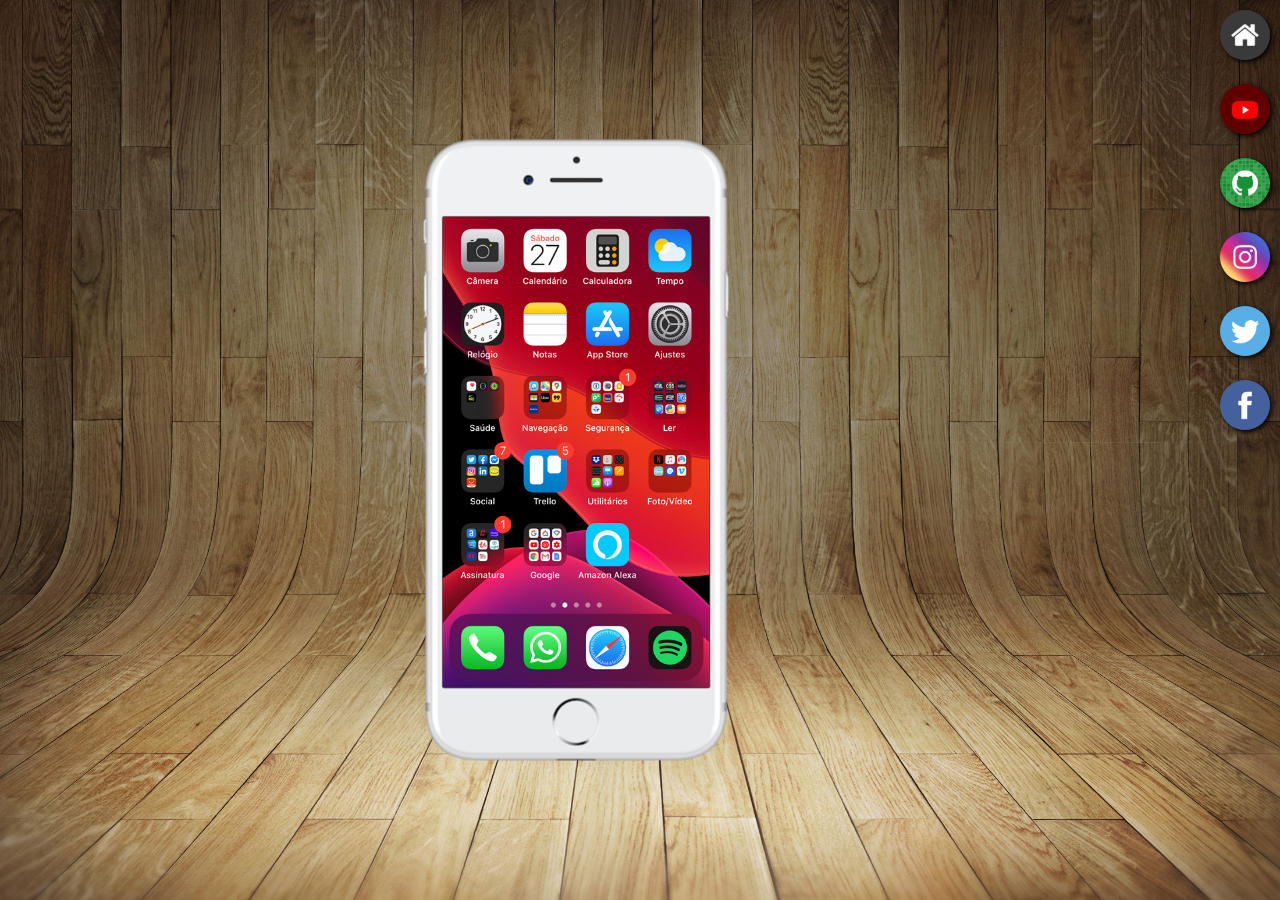
<file: index.html>
<!DOCTYPE html>
<html lang="pt-br">
<head>
    <meta charset="UTF-8">
    <meta http-equiv="X-UA-Compatible" content="IE=edge">
    <meta name="viewport" content="width=device-width, initial-scale=1.0">
    <title>Projeto Redes Sociais</title>
    
    <link rel="stylesheet" href="estilos/style.css">
    <link rel="shortcut icon" href="favicon.ico" type="image/x-icon">
</head>
<body>
    <main>
        <section id="telefone">
            <iframe src="home.html" name="tela" id="tela" frameborder="0"></iframe>
        </section>
        <section id="redes">
            <a href="home.html" target="tela"><img src="imagens/logo-home.jpg" alt="Home"></a><br>
            <a href="youtube.html" target="tela"><img src="imagens/logo-youtube.jpg" alt="YouTube"></a><br>
            <a href="github.html" target="tela"><img src="imagens/logo-github.jpg" alt="GitHub"></a><br>
            <a href="instagram.html" target="tela"><img src="imagens/logo-instagram.jpg" alt="Instagram"></a><br>
            <a href="twitter.html" target="tela"><img src="imagens/logo-twitter.jpg" alt="Twitter"></a><br>
            <a href="facebook.html" target="tela"><img src="imagens/logo-facebook.jpg" alt="FaceBook"></a><br>
        </section>
    </main>
</body>
</html>
</file>
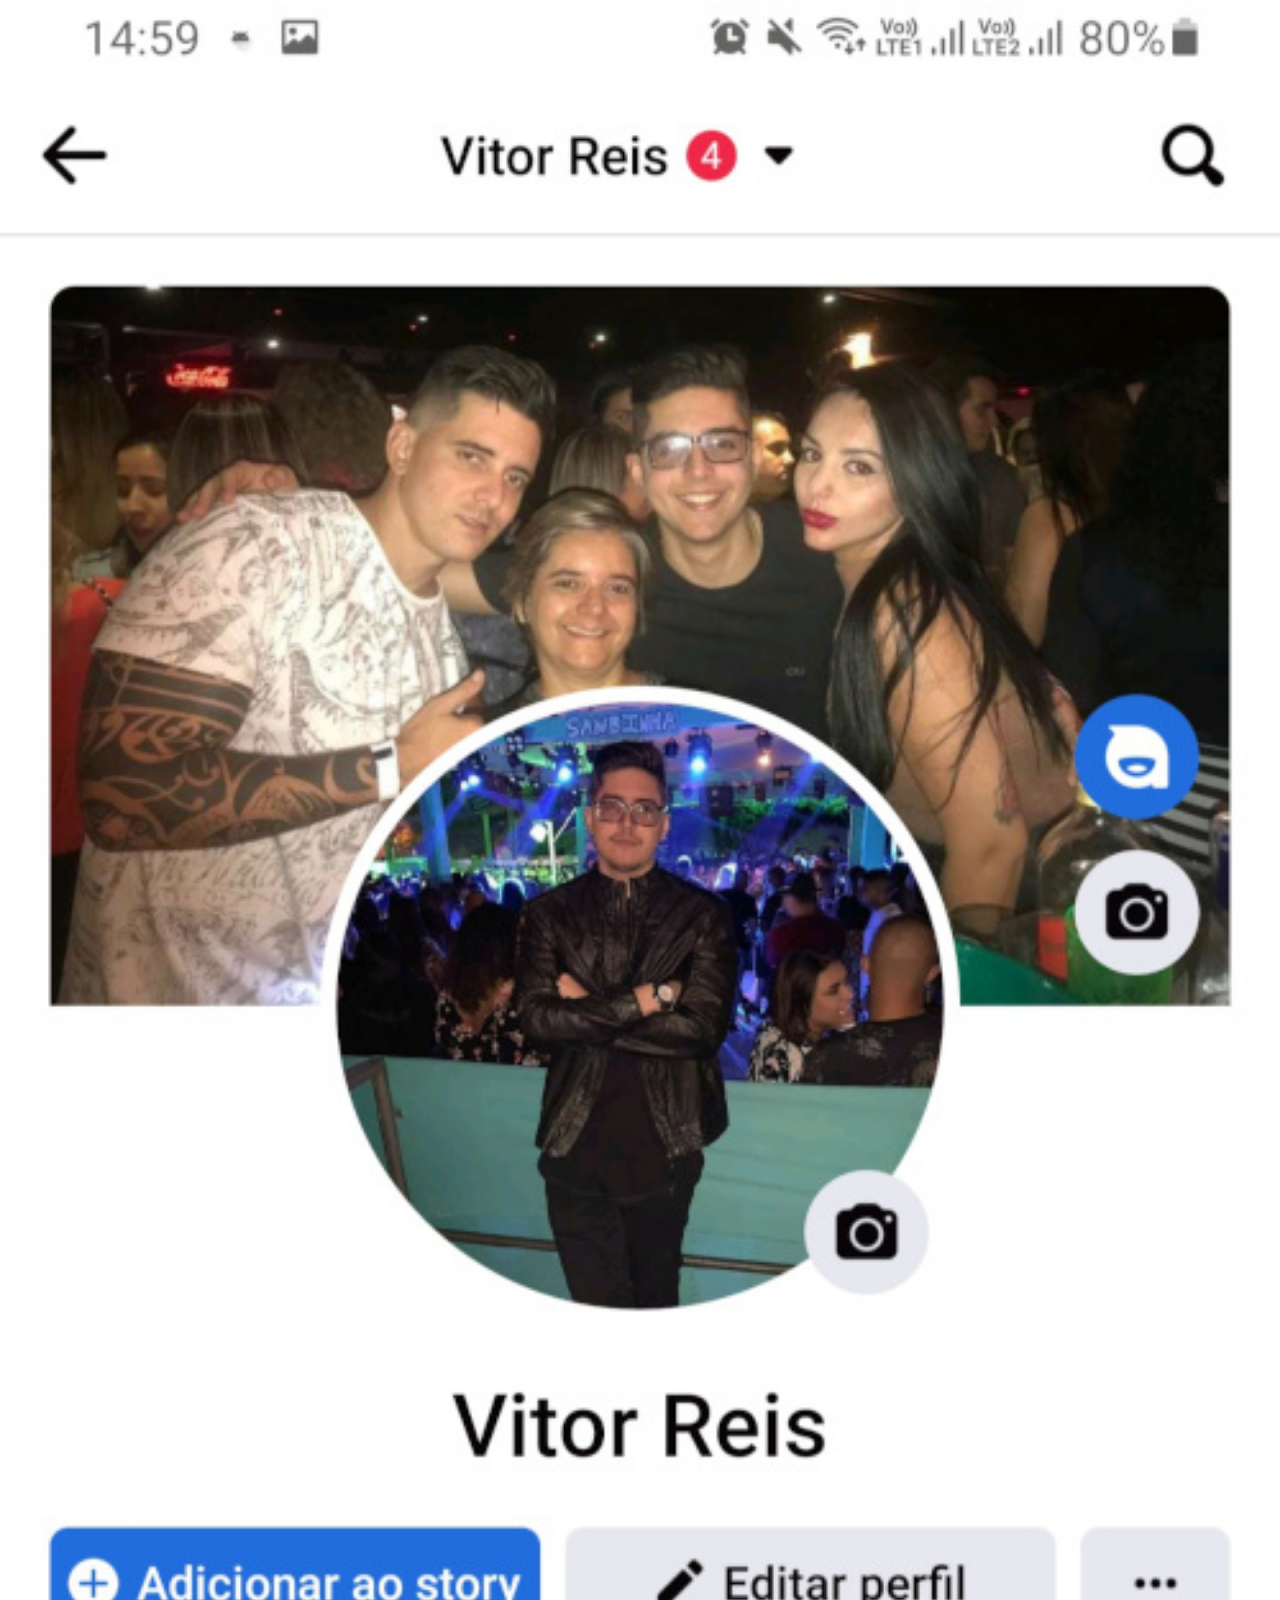
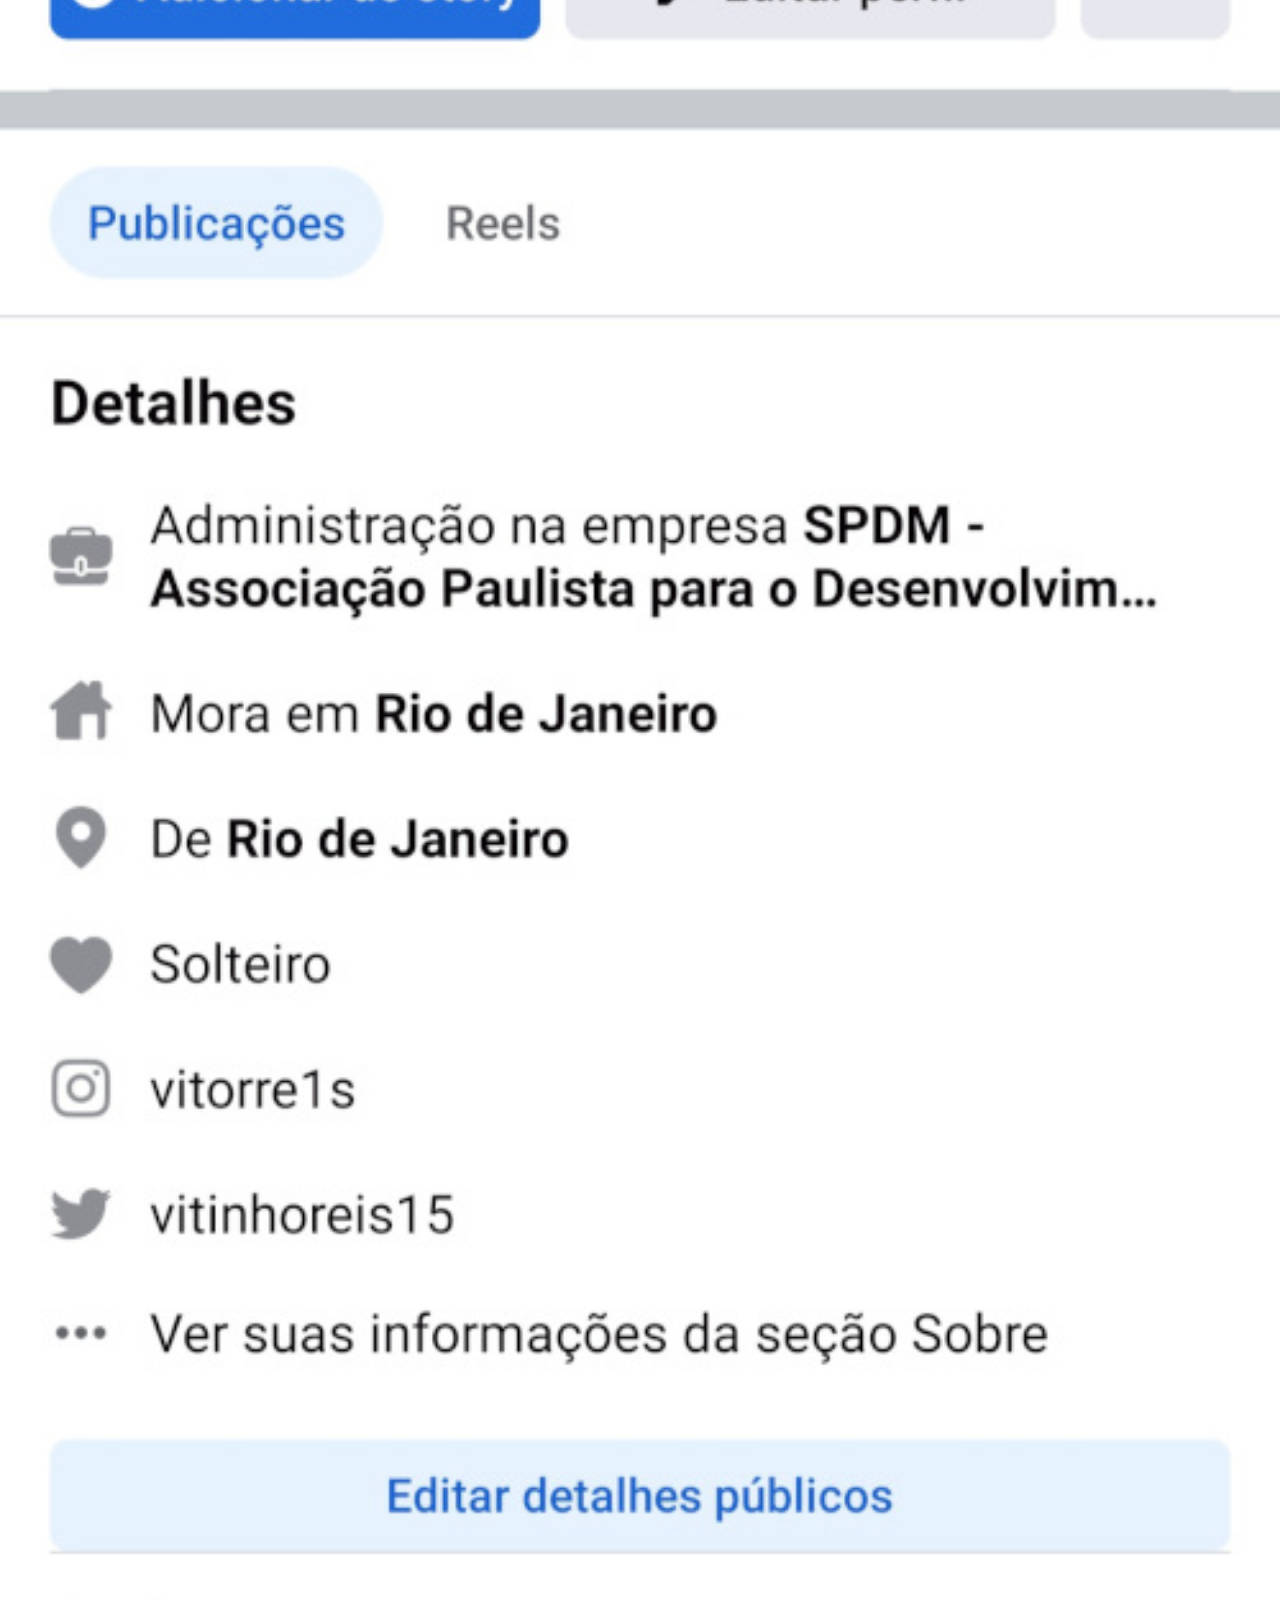
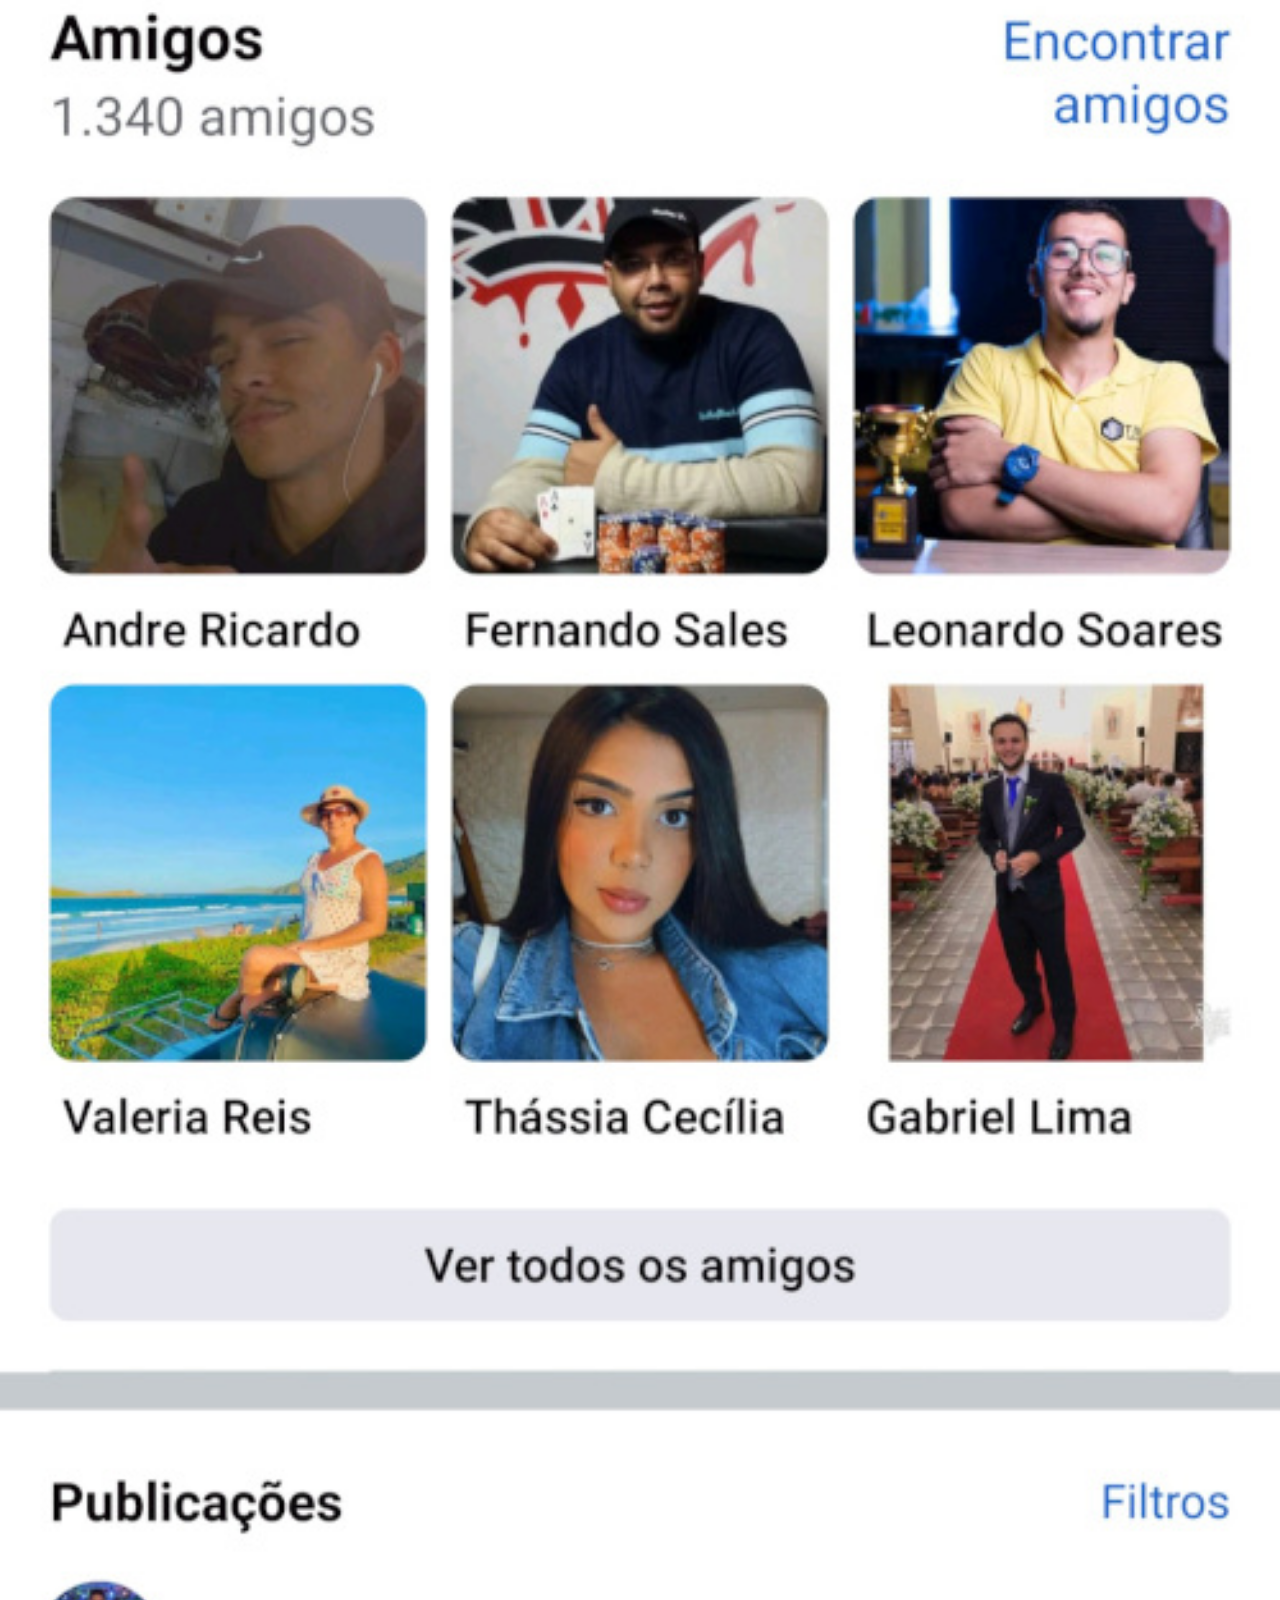
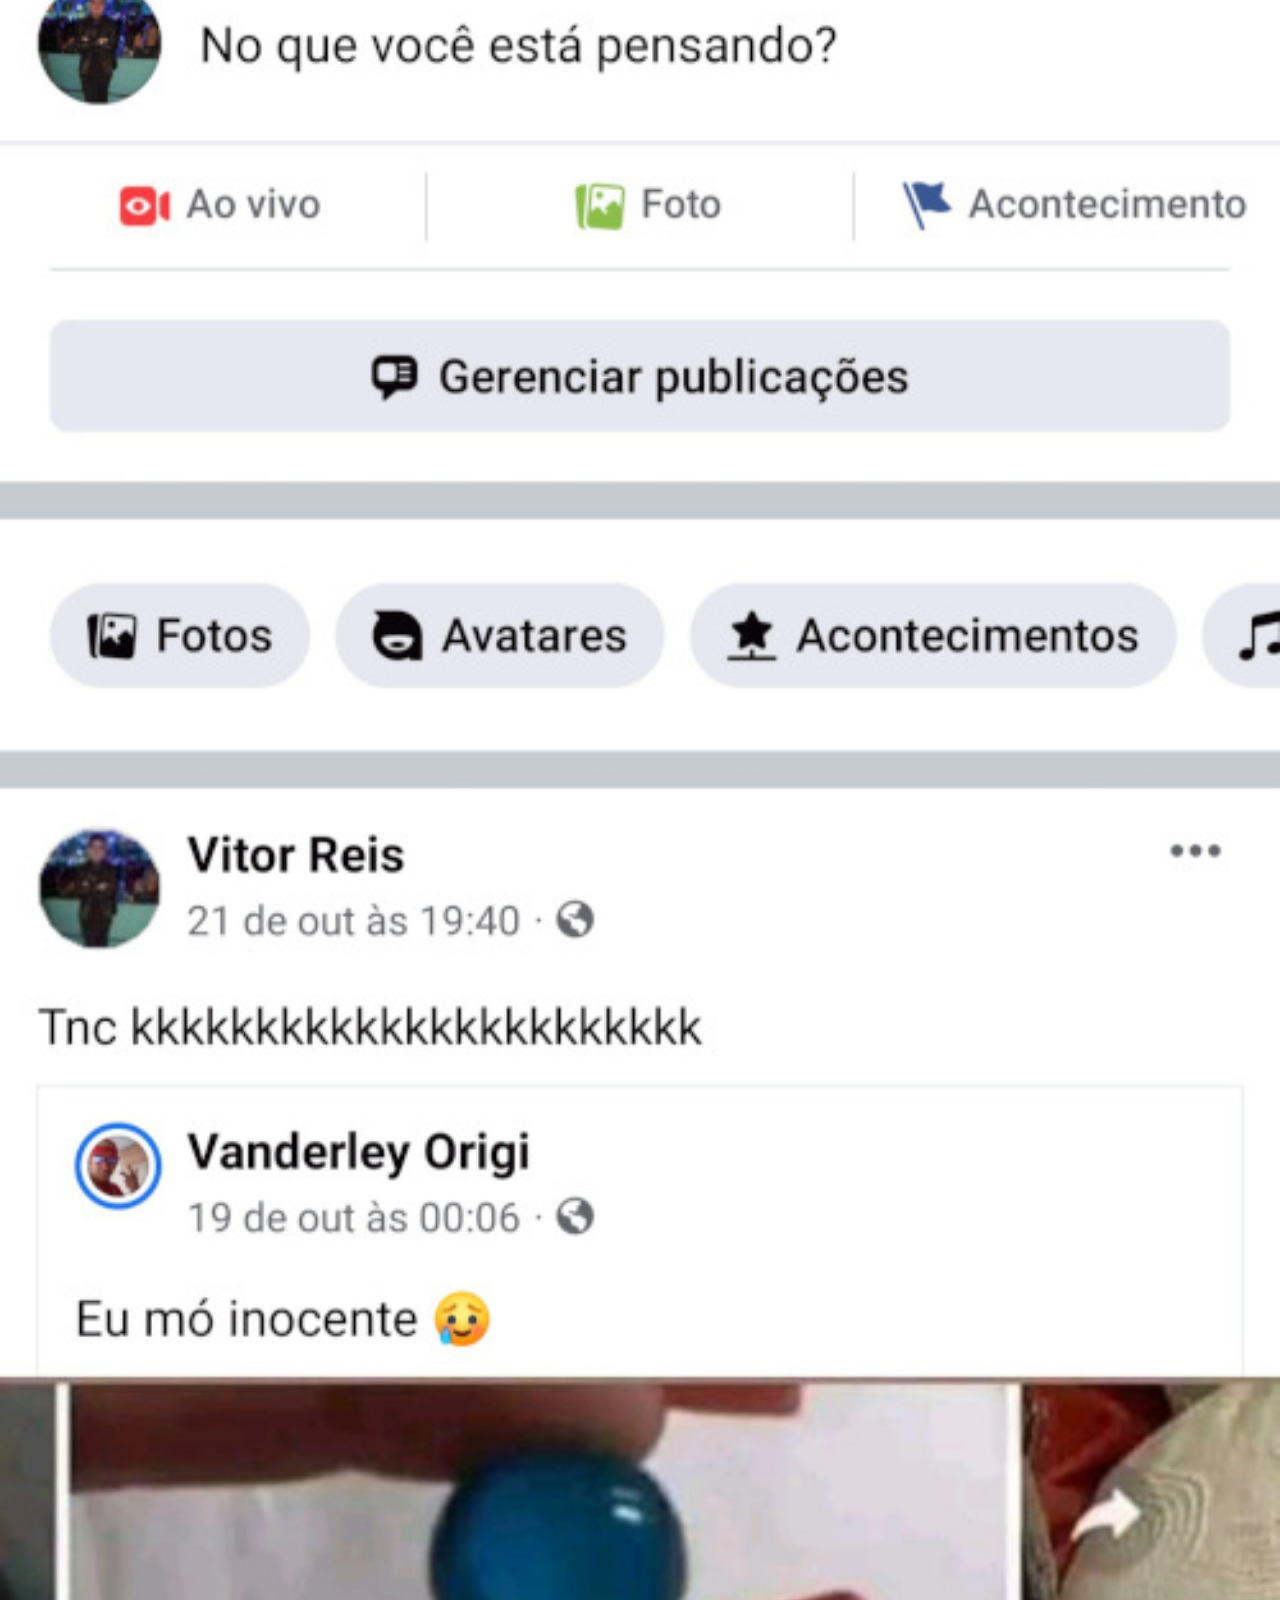
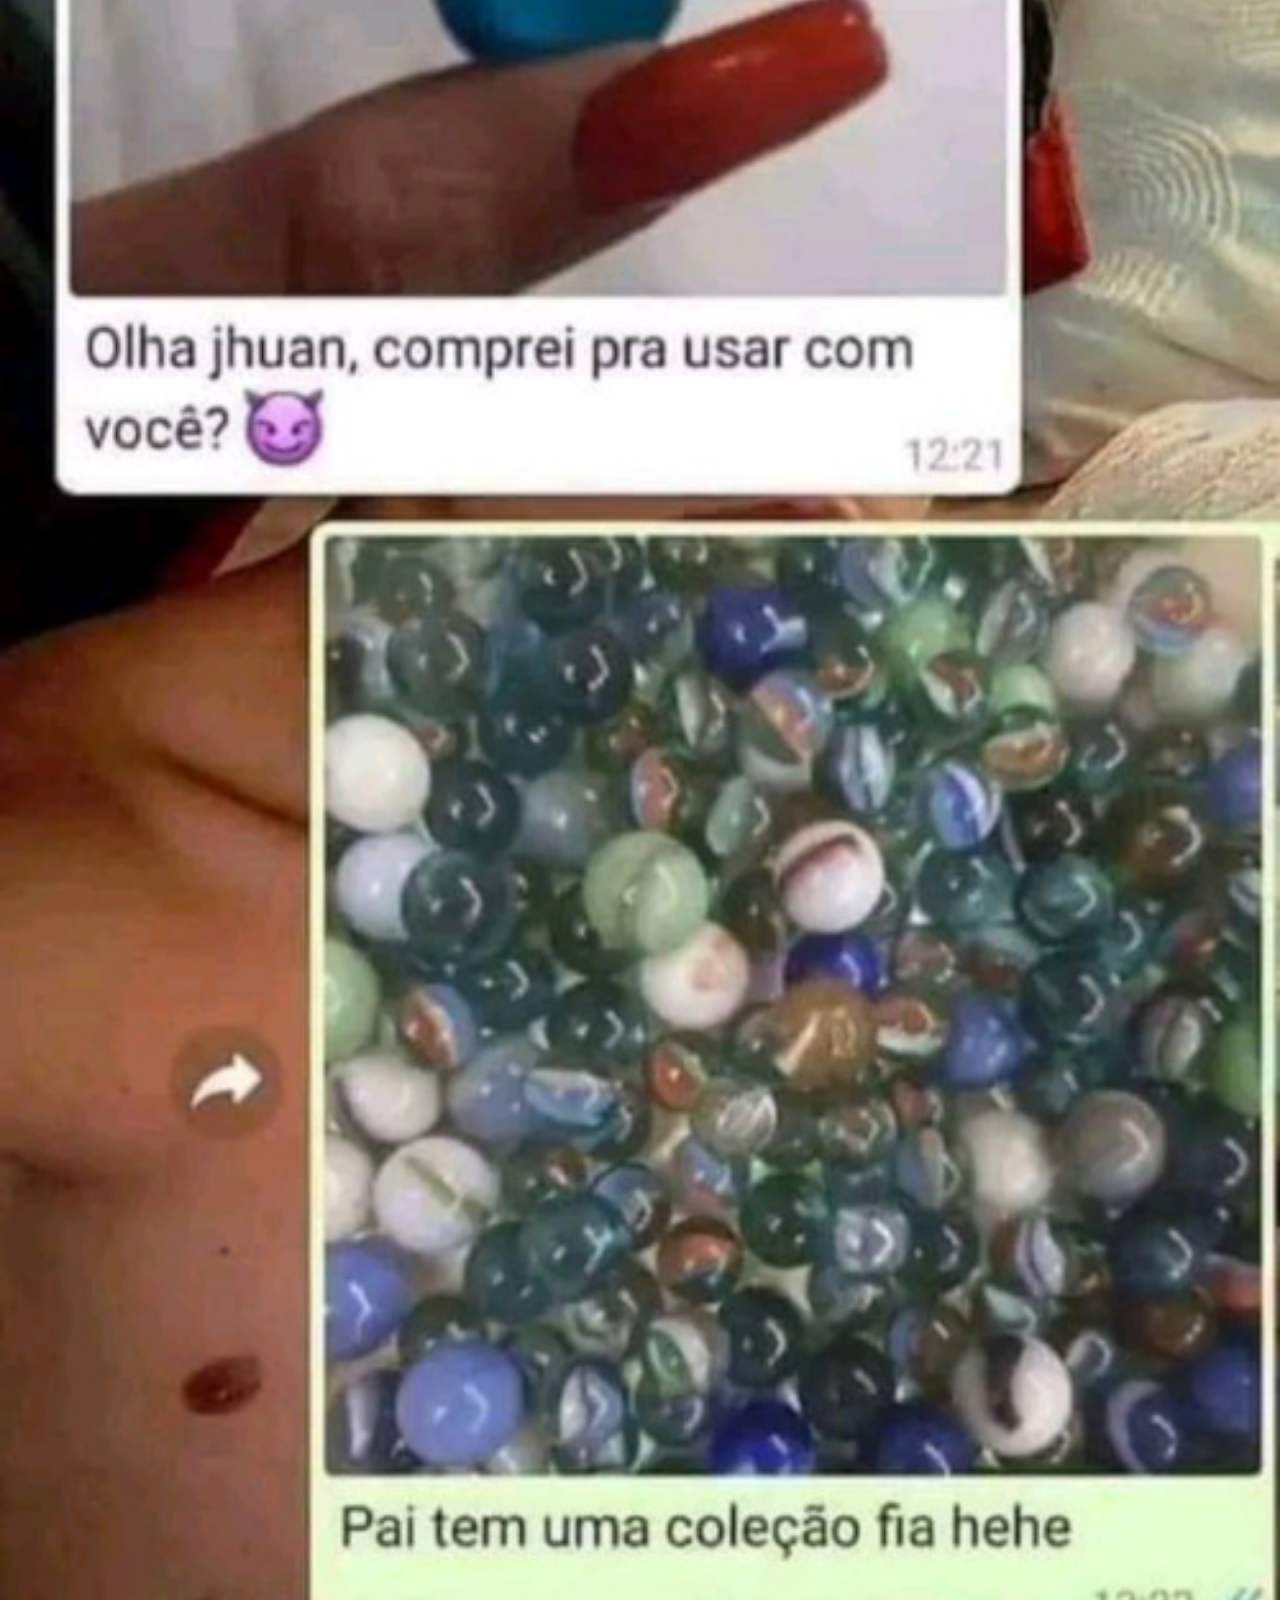
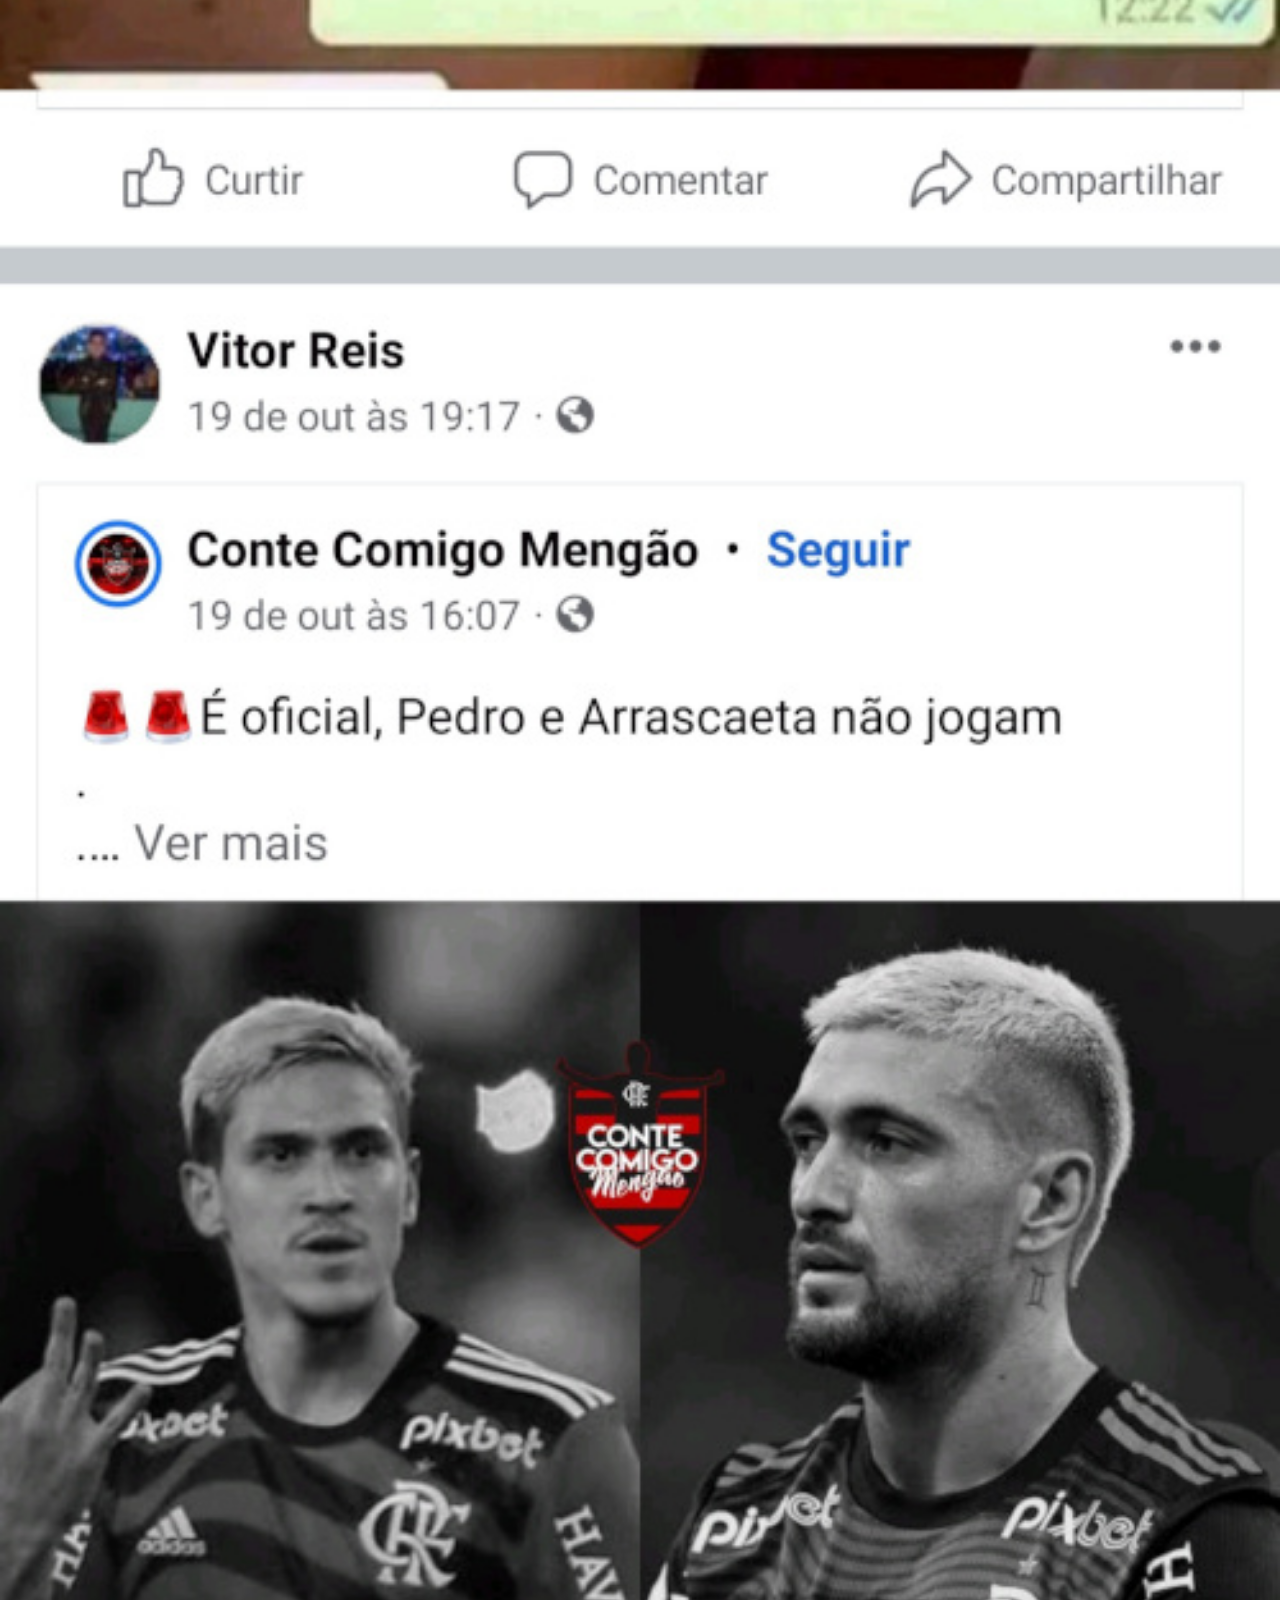
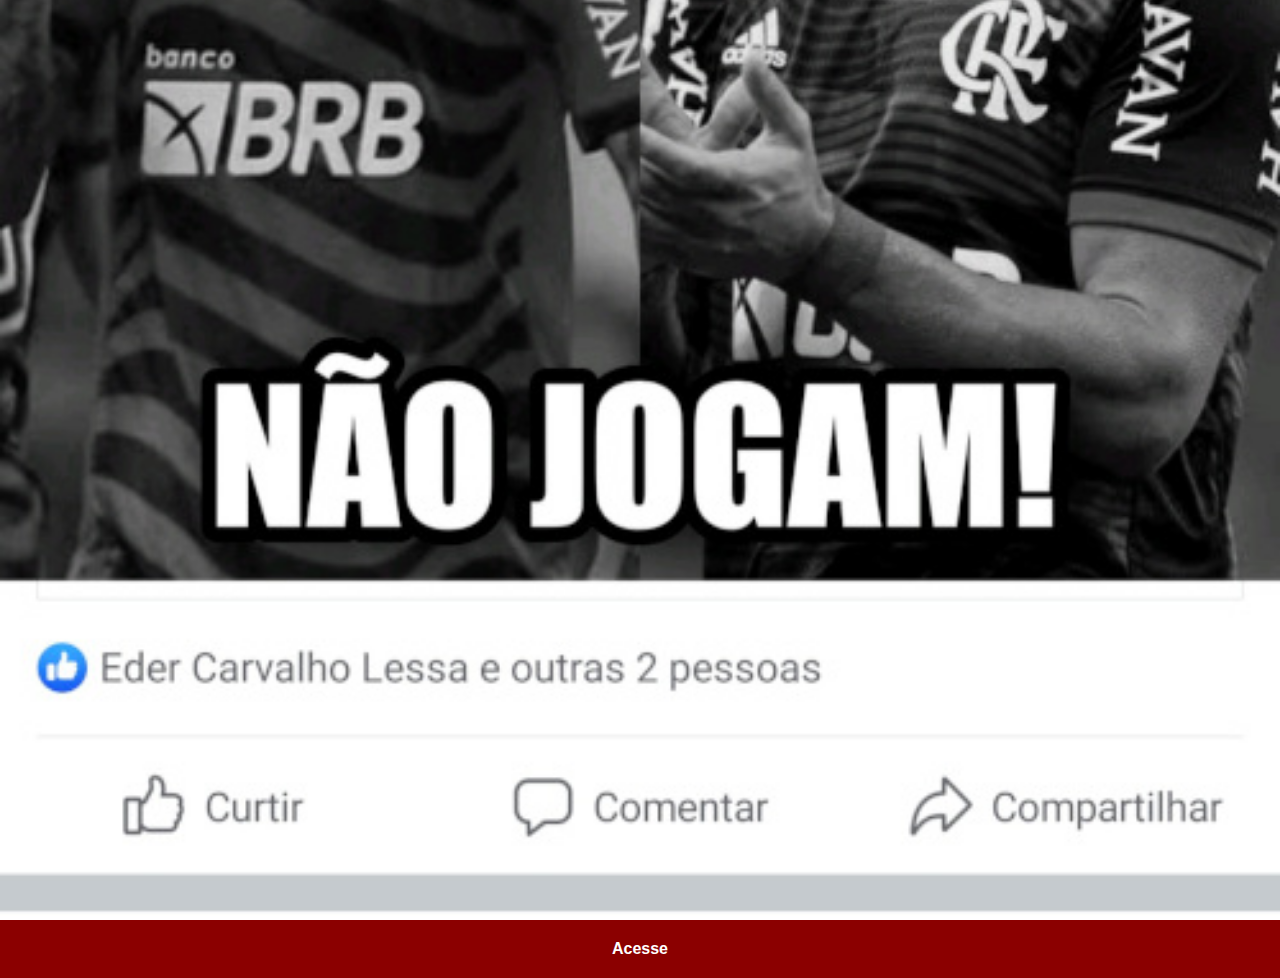
<file: facebook.html>
<!DOCTYPE html>
<html lang="pt-br">
<head>
    <meta charset="UTF-8">
    <meta http-equiv="X-UA-Compatible" content="IE=edge">
    <meta name="viewport" content="width=device-width, initial-scale=1.0">
    <title>FaceBook</title>
    <link rel="stylesheet" href="estilos/social.css">
</head>
<body>
    <img src="imagens/FaceBook.jpg" alt="FaceBook">
    <a href="https://www.facebook.com/vitor.reis.56863/" target="_blank">Acesse</a>
</body>
</html>
</file>
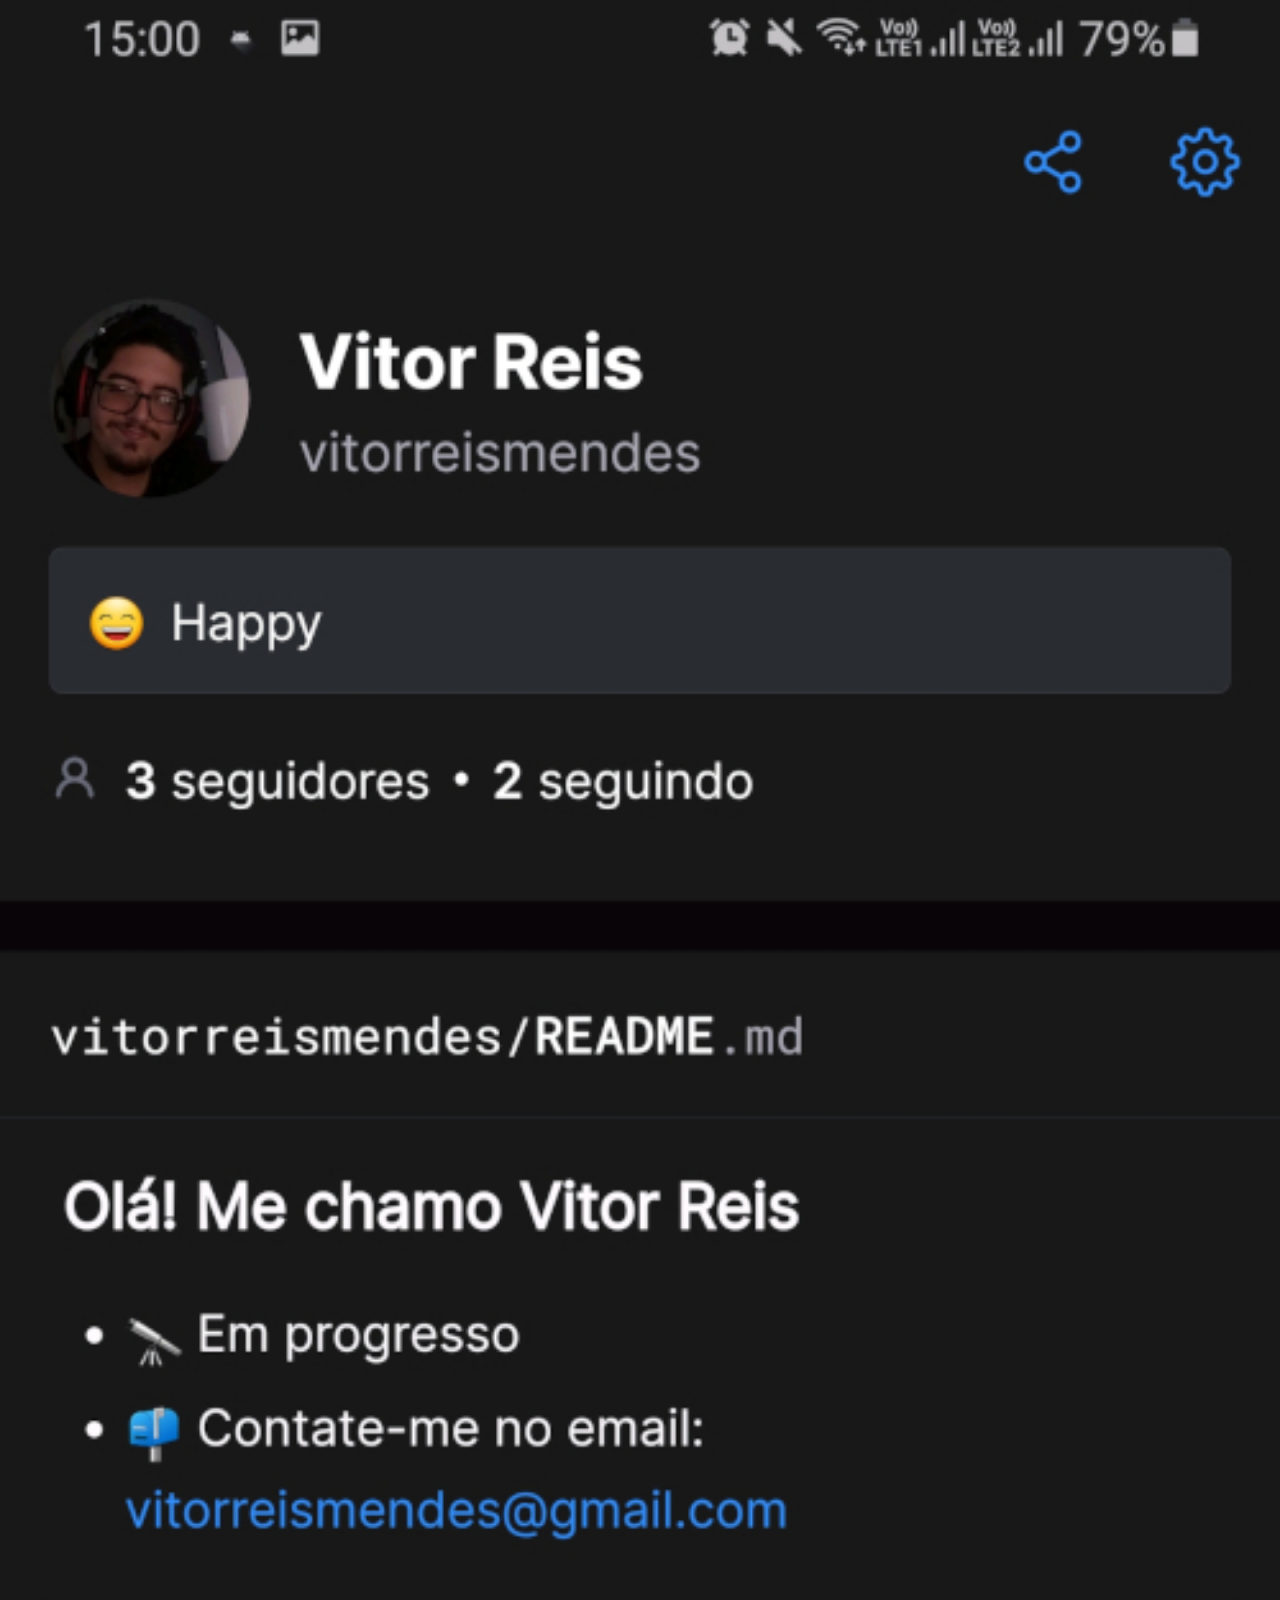
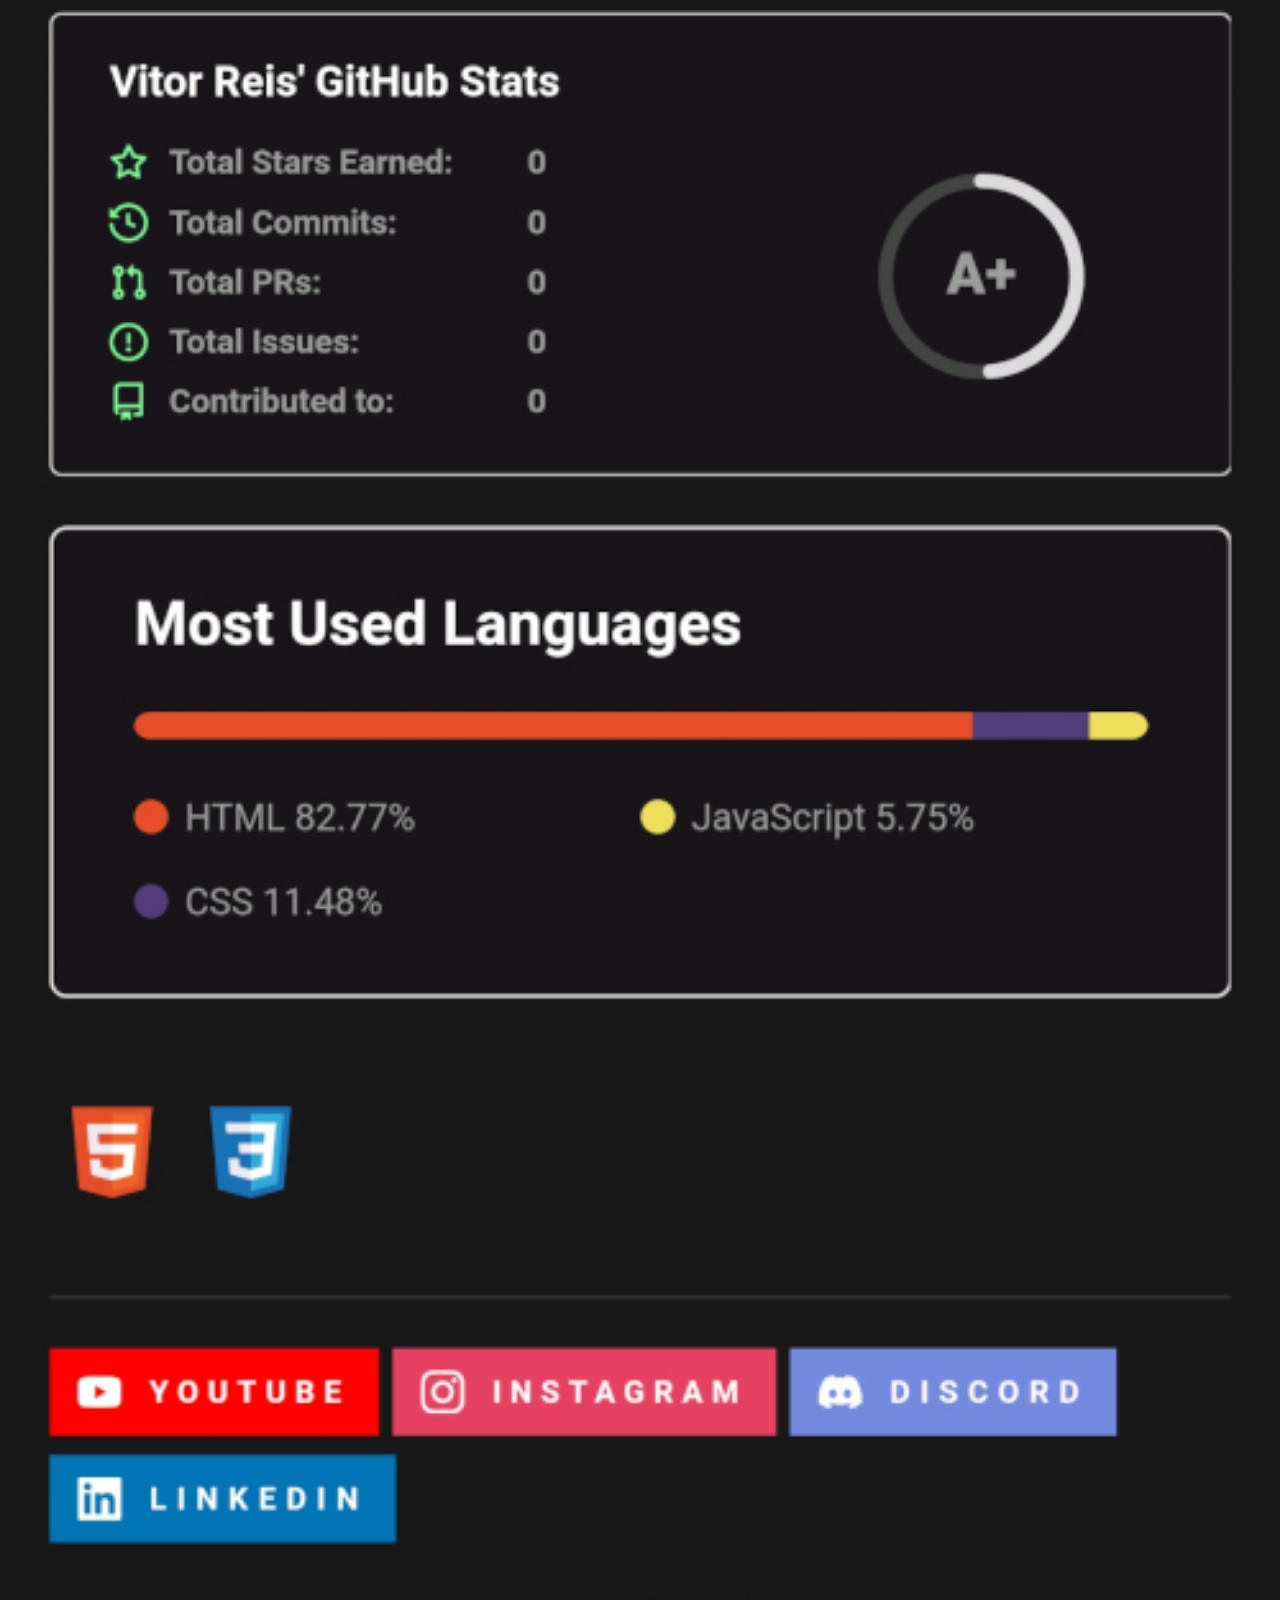
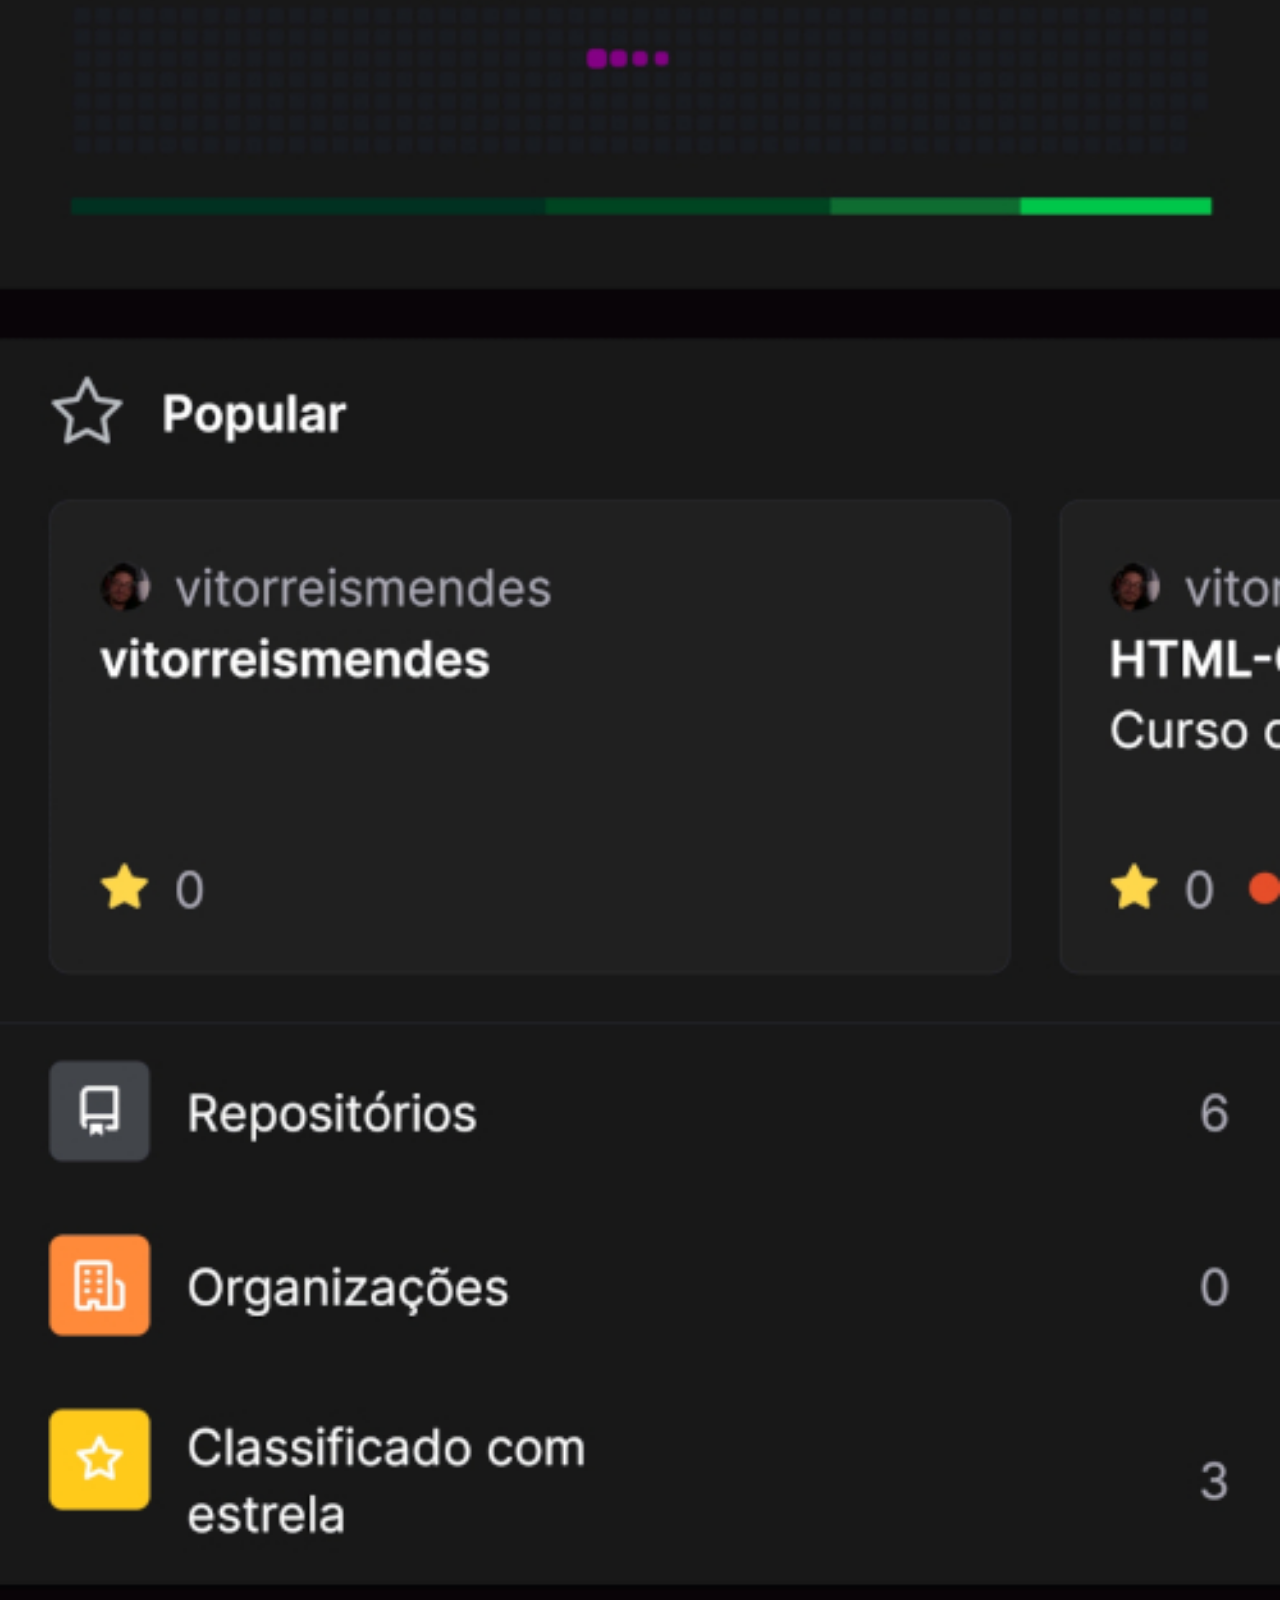
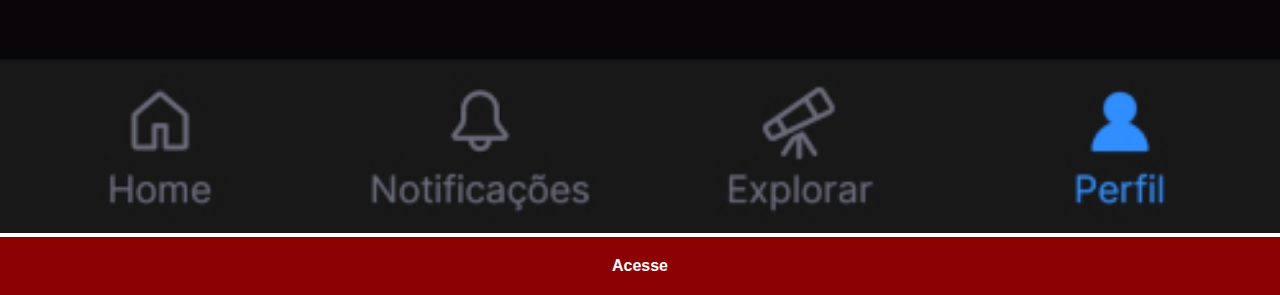
<file: github.html>
<!DOCTYPE html>
<html lang="pt-br">
<head>
    <meta charset="UTF-8">
    <meta http-equiv="X-UA-Compatible" content="IE=edge">
    <meta name="viewport" content="width=device-width, initial-scale=1.0">
    <title>GitHub</title>
    <link rel="stylesheet" href="estilos/social.css">
</head>
<body>
    <img src="imagens/GitHub.jpg" alt="GitHub">
    <a href="https://github.com/vitorreismendes" target="_blank">Acesse</a>
</body>
</html>
</file>
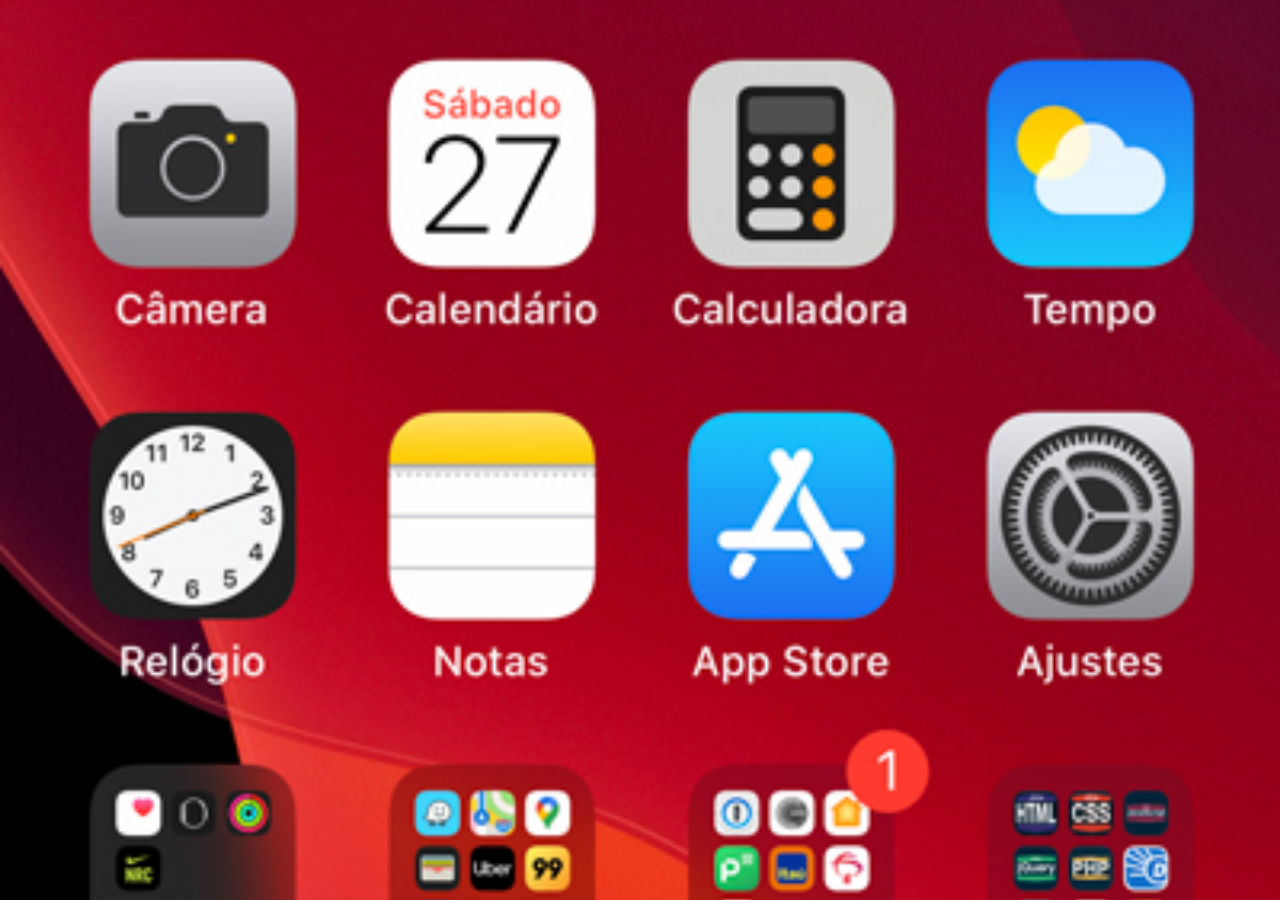
<file: home.html>
<!DOCTYPE html>
<html lang="pt-br">
<head>
    <meta charset="UTF-8">
    <meta http-equiv="X-UA-Compatible" content="IE=edge">
    <meta name="viewport" content="width=device-width, initial-scale=1.0">
    <title>Home</title>
</head>
<style>
* {
    margin: 0px;
    padding: 0px;
}

body {
    width: 100vw;
    height: 100vh;
    background: url('imagens/tela-home.jpg') no-repeat top center;
    background-size: cover;
}
</style>
<body>
    
</body>
</html>
</file>
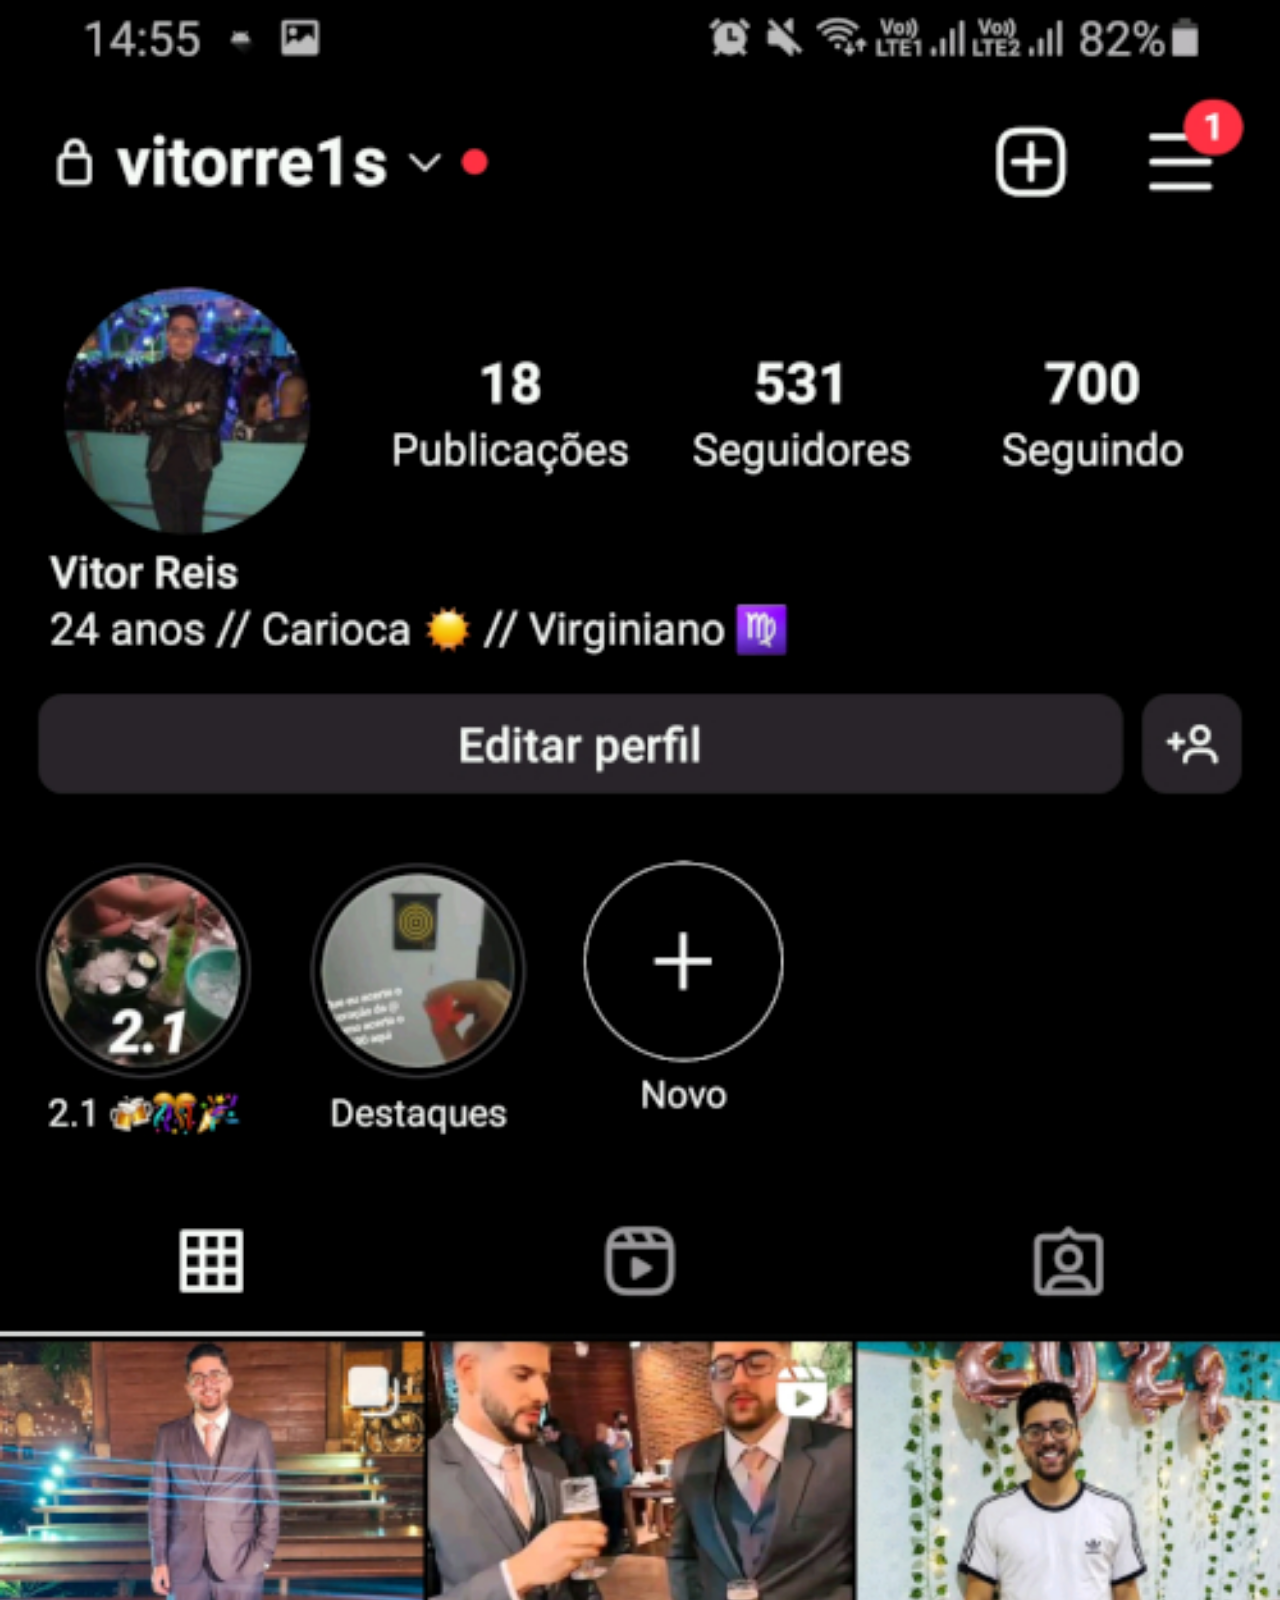
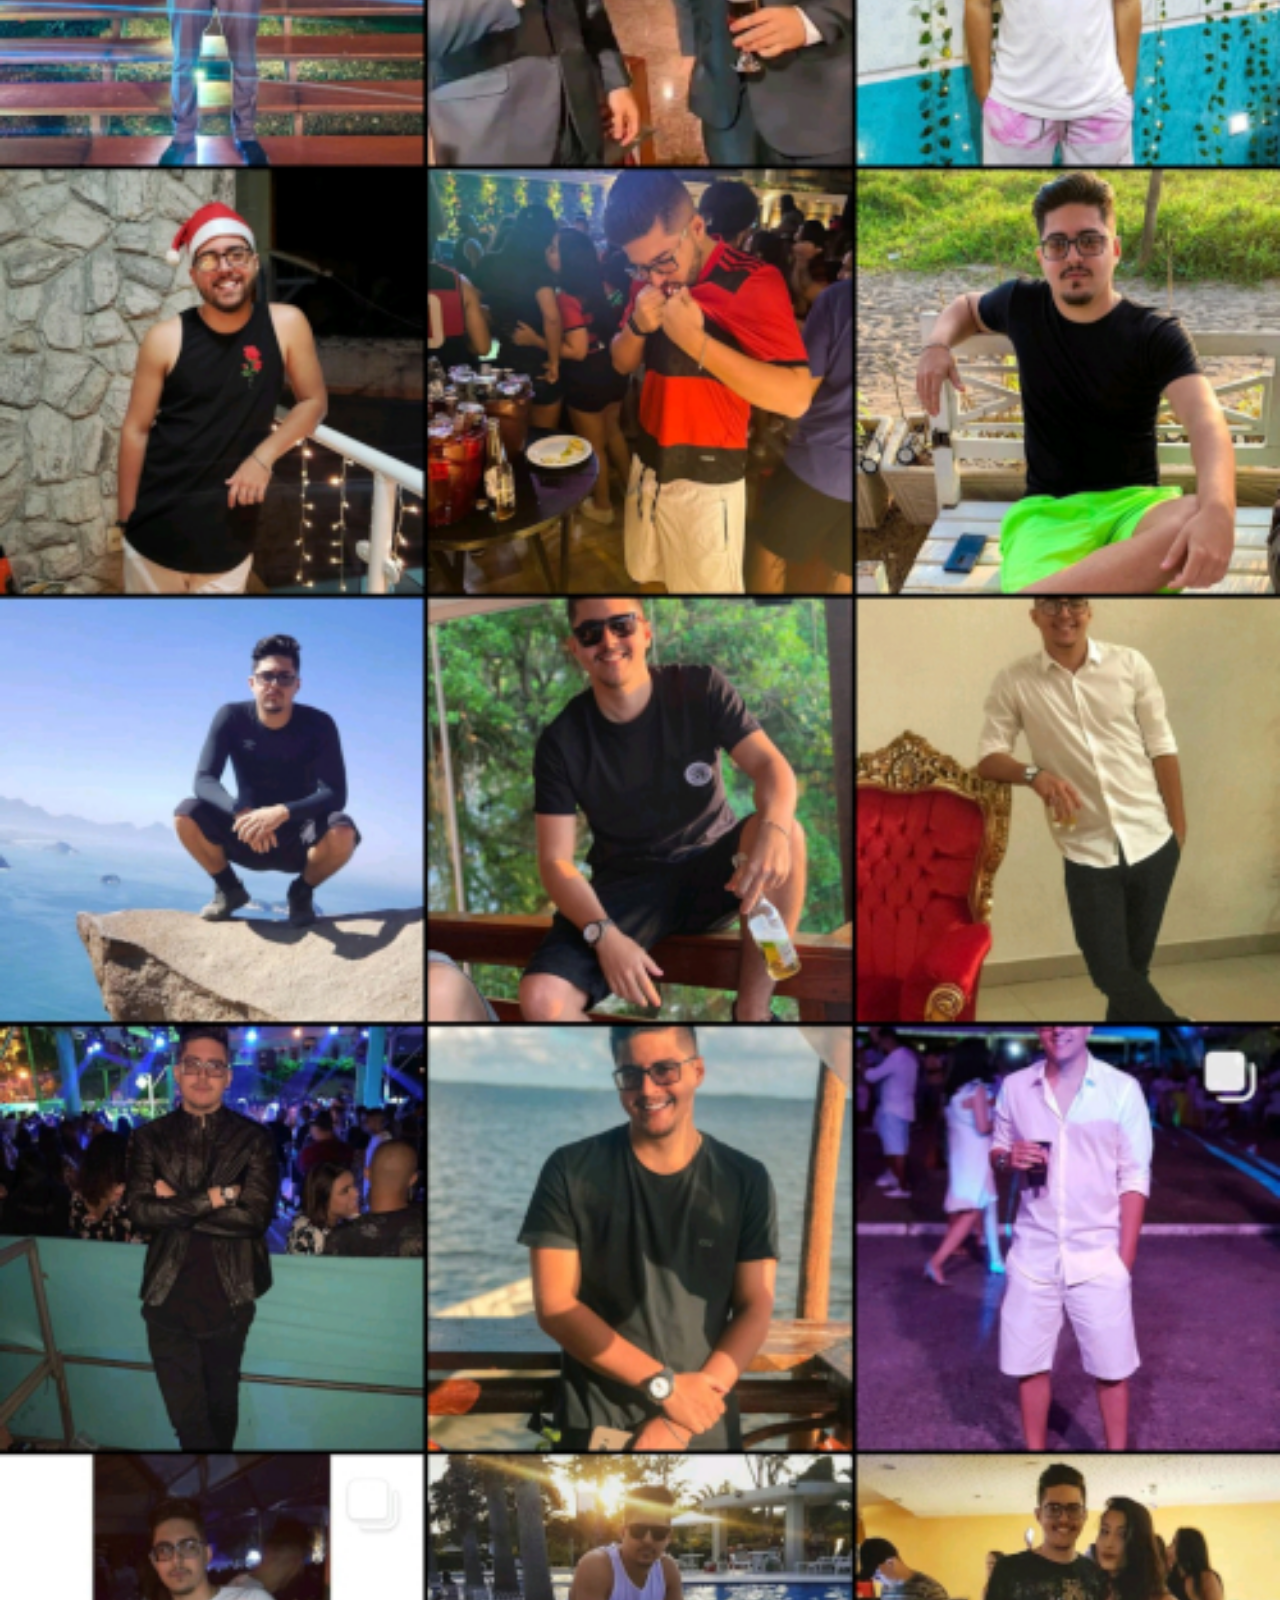
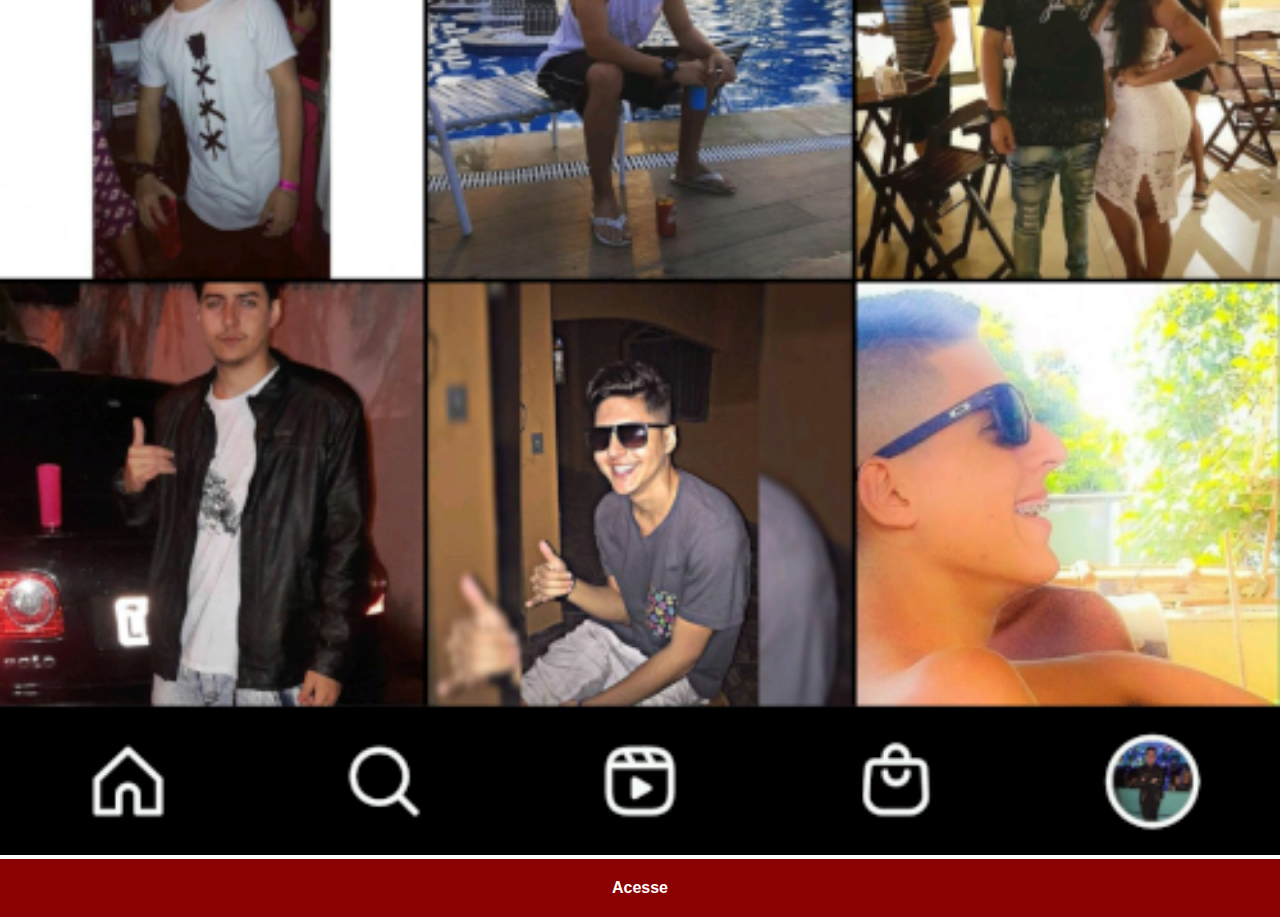
<file: instagram.html>
<!DOCTYPE html>
<html lang="pt-br">
<head>
    <meta charset="UTF-8">
    <meta http-equiv="X-UA-Compatible" content="IE=edge">
    <meta name="viewport" content="width=device-width, initial-scale=1.0">
    <title>Instagram</title>
    <link rel="stylesheet" href="estilos/social.css">
</head>
<body>
    <img src="imagens/Instagram.jpg" alt="Instagram">
    <a href="https://www.instagram.com/vitorre1s/" target="_blank">Acesse</a>
</body>
</html>
</file>
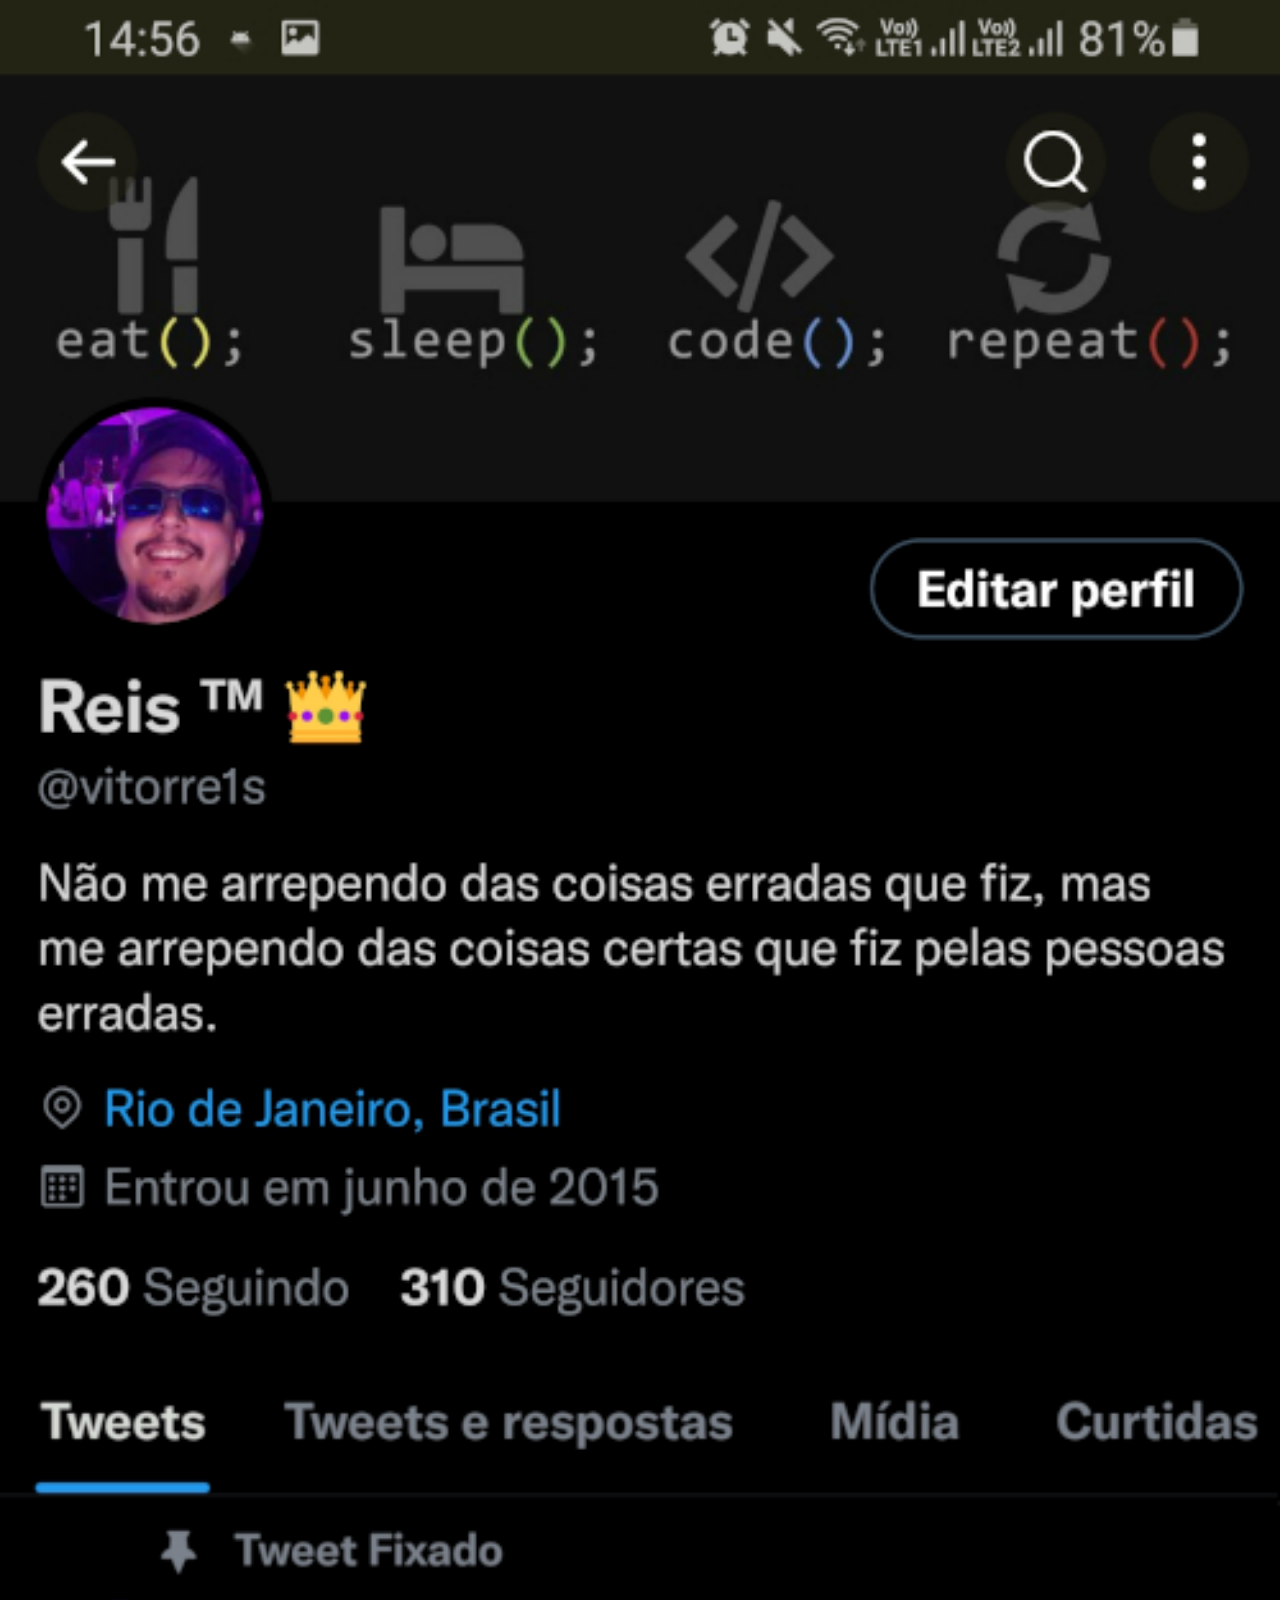
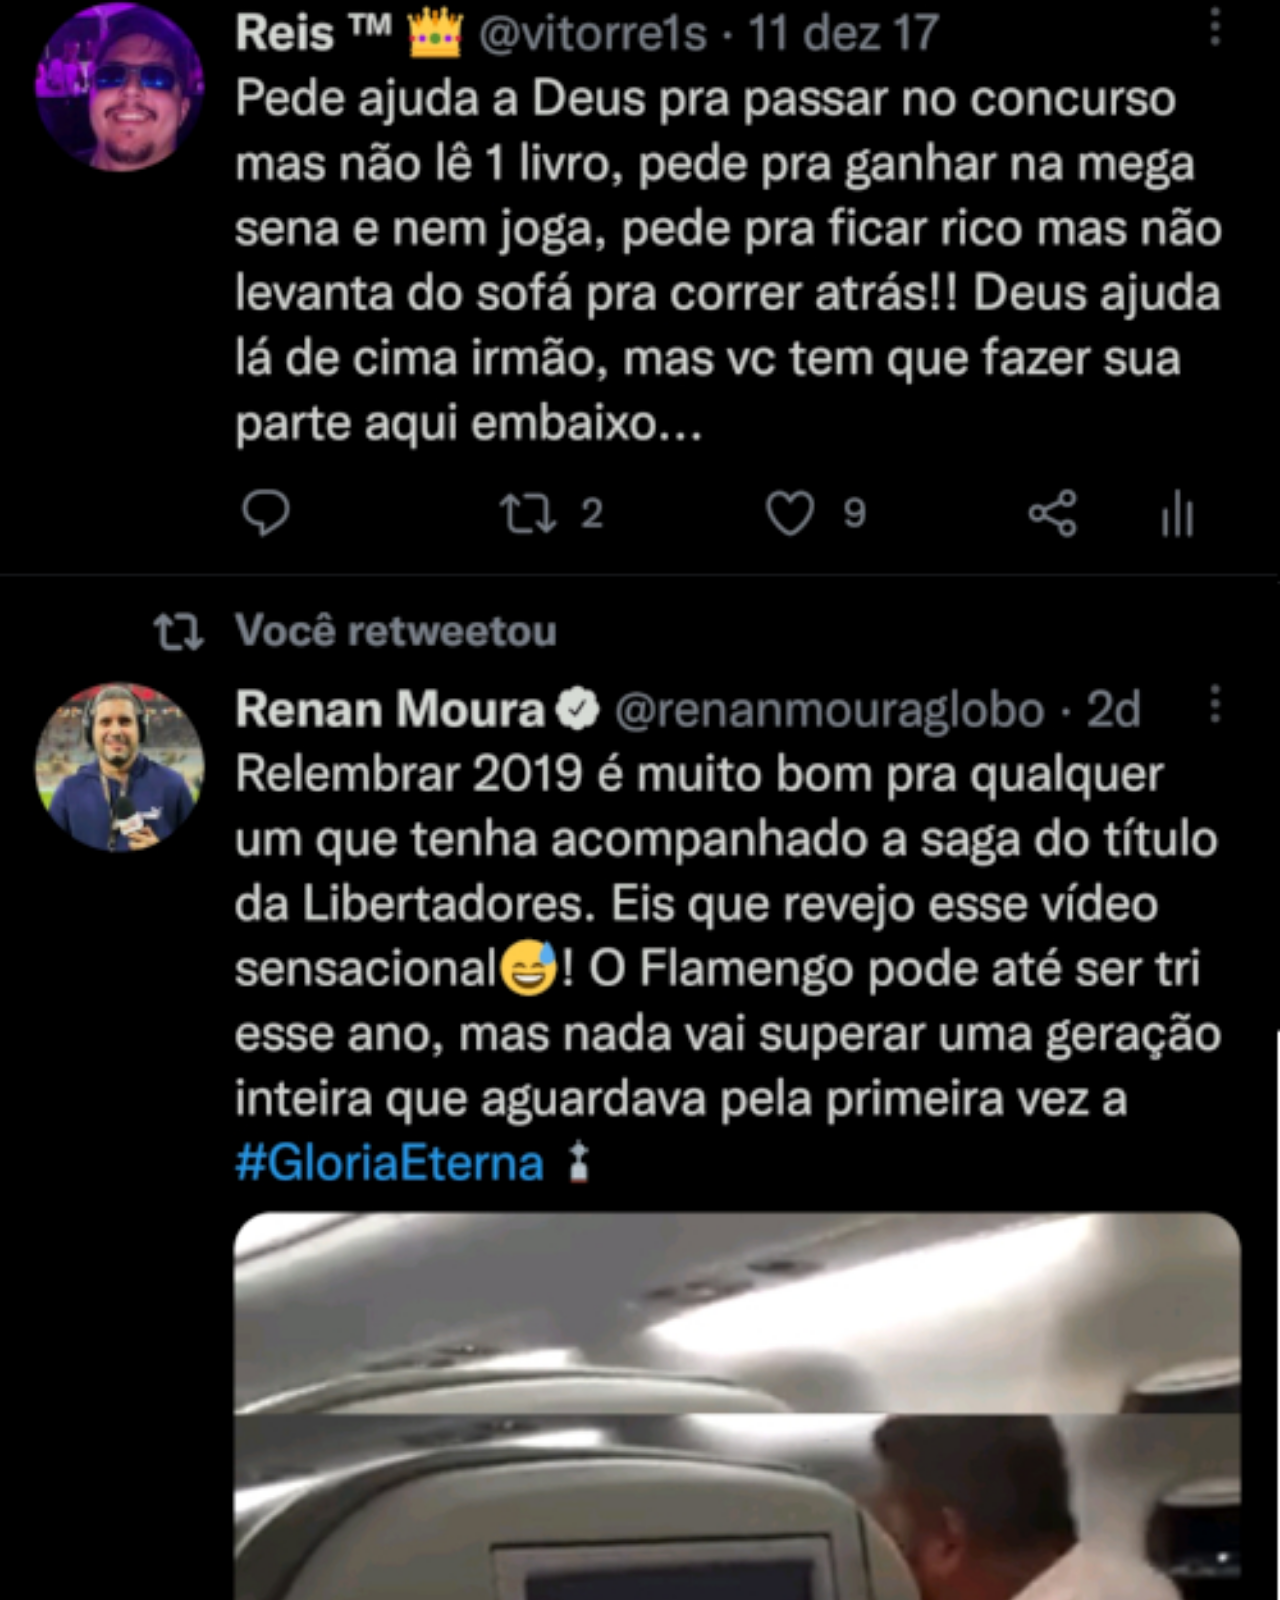
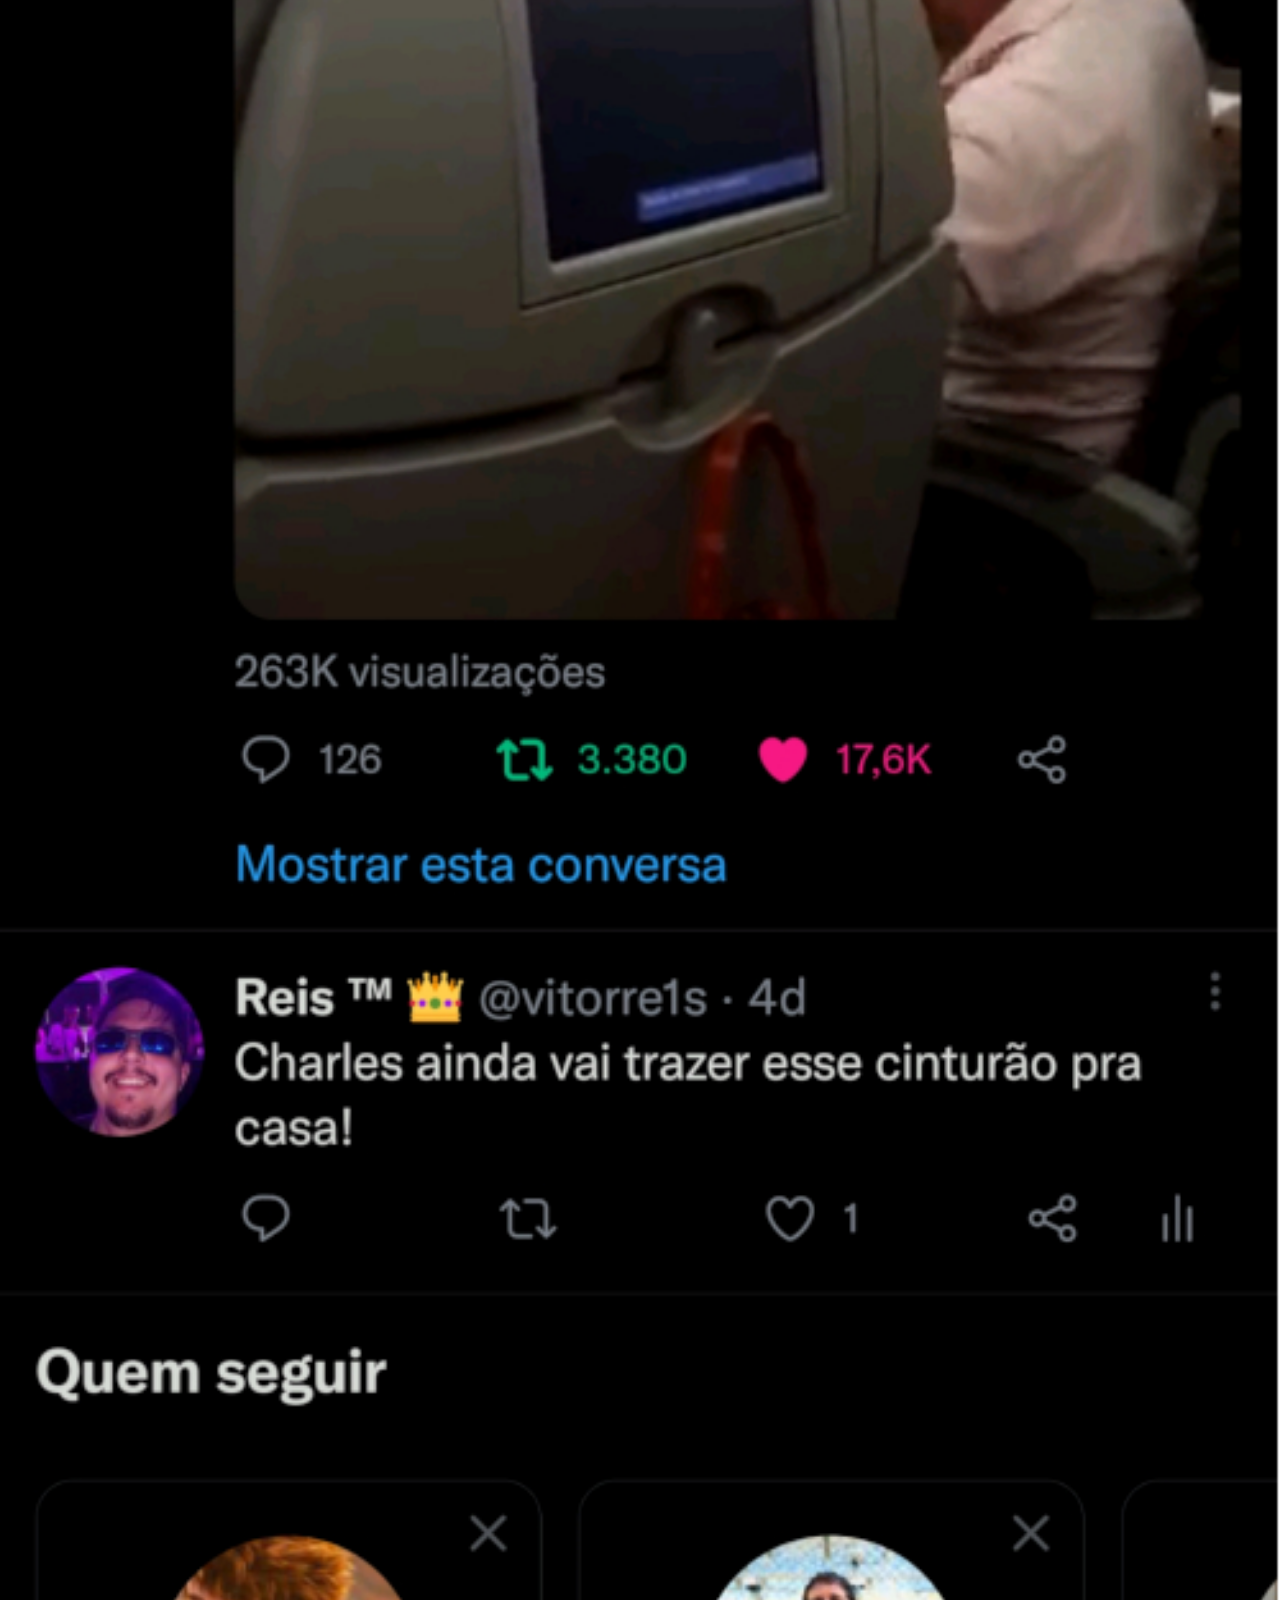
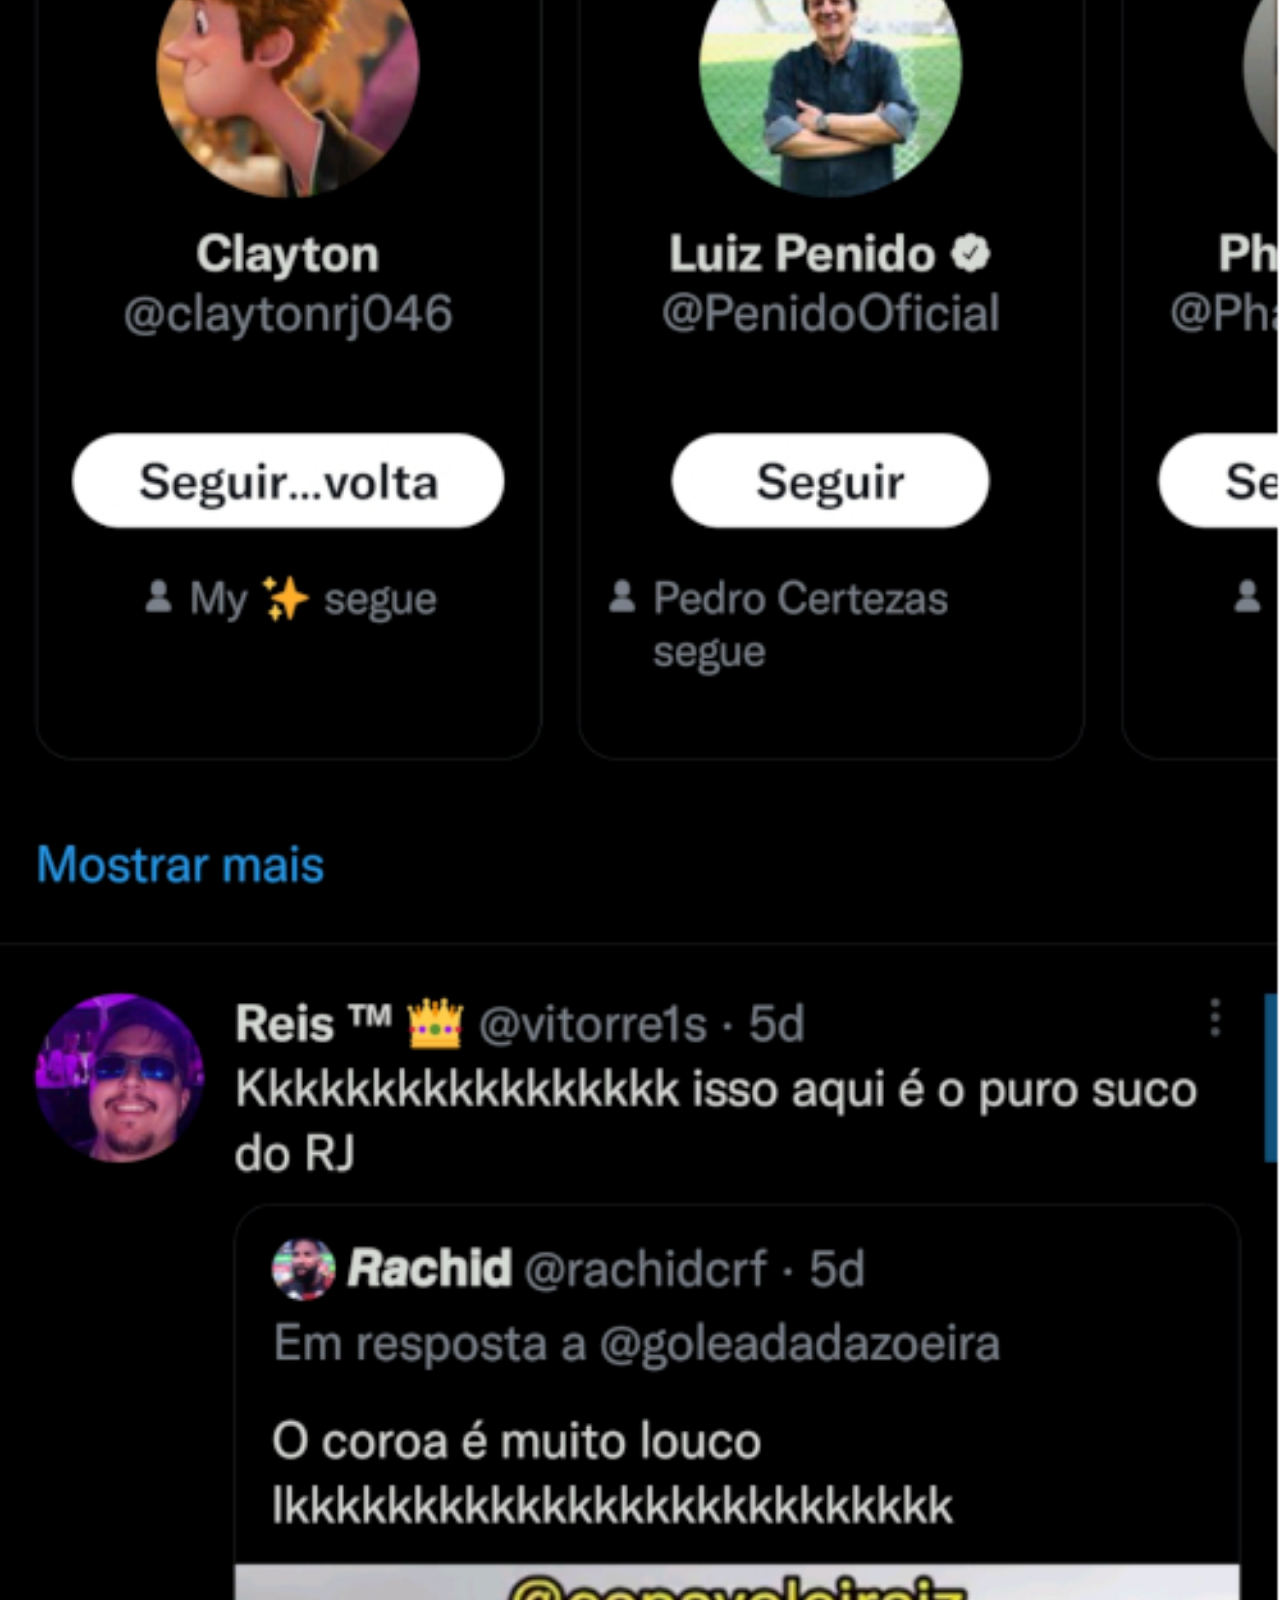
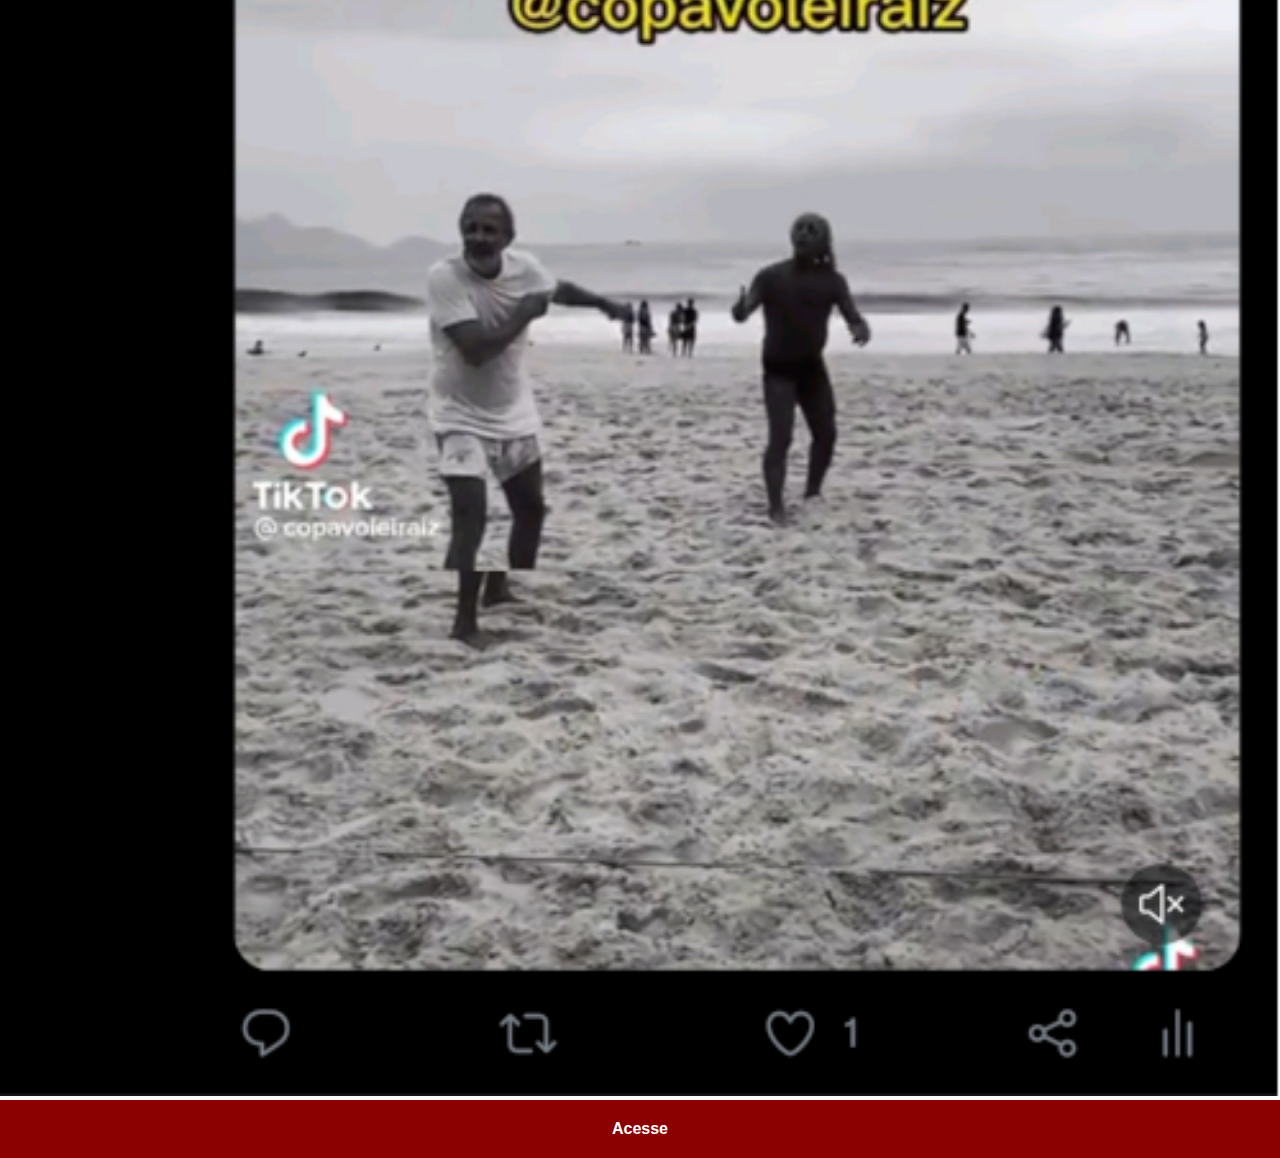
<file: twitter.html>
<!DOCTYPE html>
<html lang="pt-br">
<head>
    <meta charset="UTF-8">
    <meta http-equiv="X-UA-Compatible" content="IE=edge">
    <meta name="viewport" content="width=device-width, initial-scale=1.0">
    <title>Twitter</title>
    <link rel="stylesheet" href="estilos/social.css">
</head>
<body>
    <img src="imagens/Twitter.jpg" alt="Twitter">
    <a href="https://twitter.com/vitorre1s" target="_blank">Acesse</a>
</body>
</html>
</file>
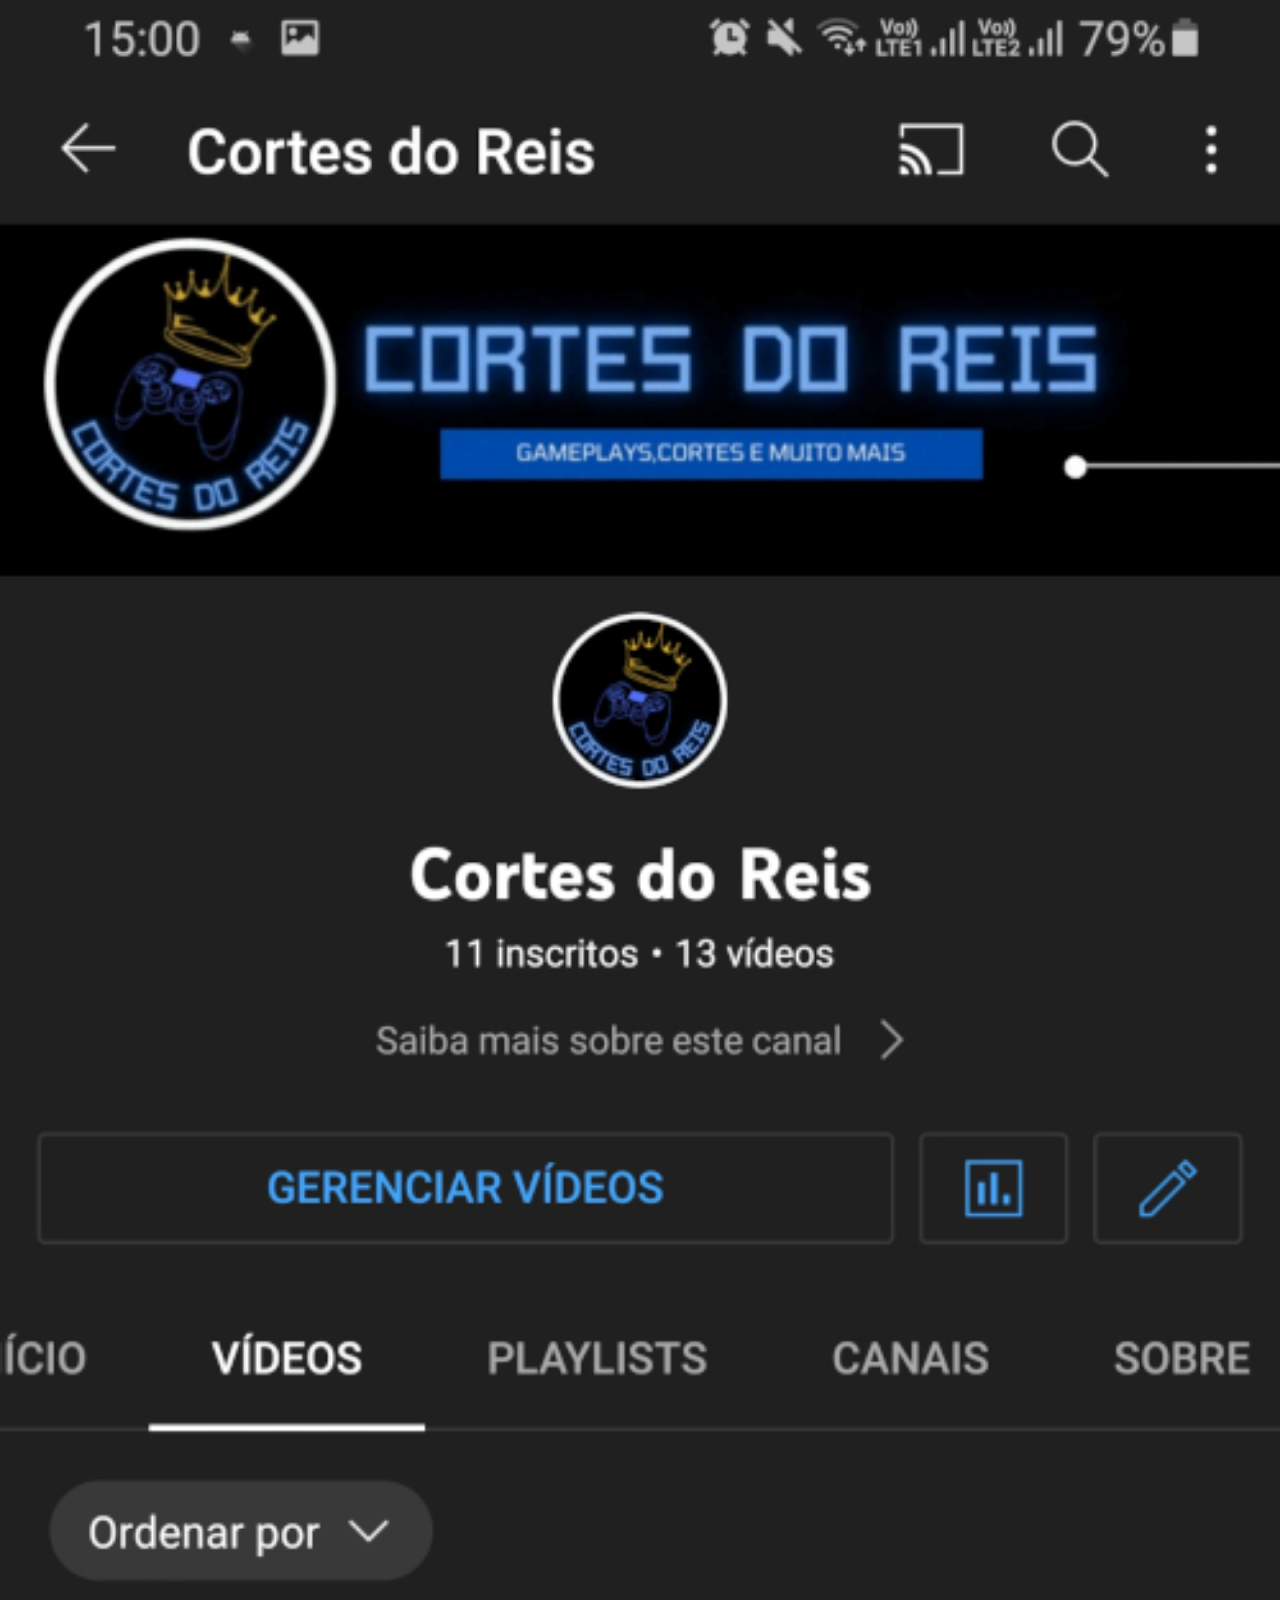
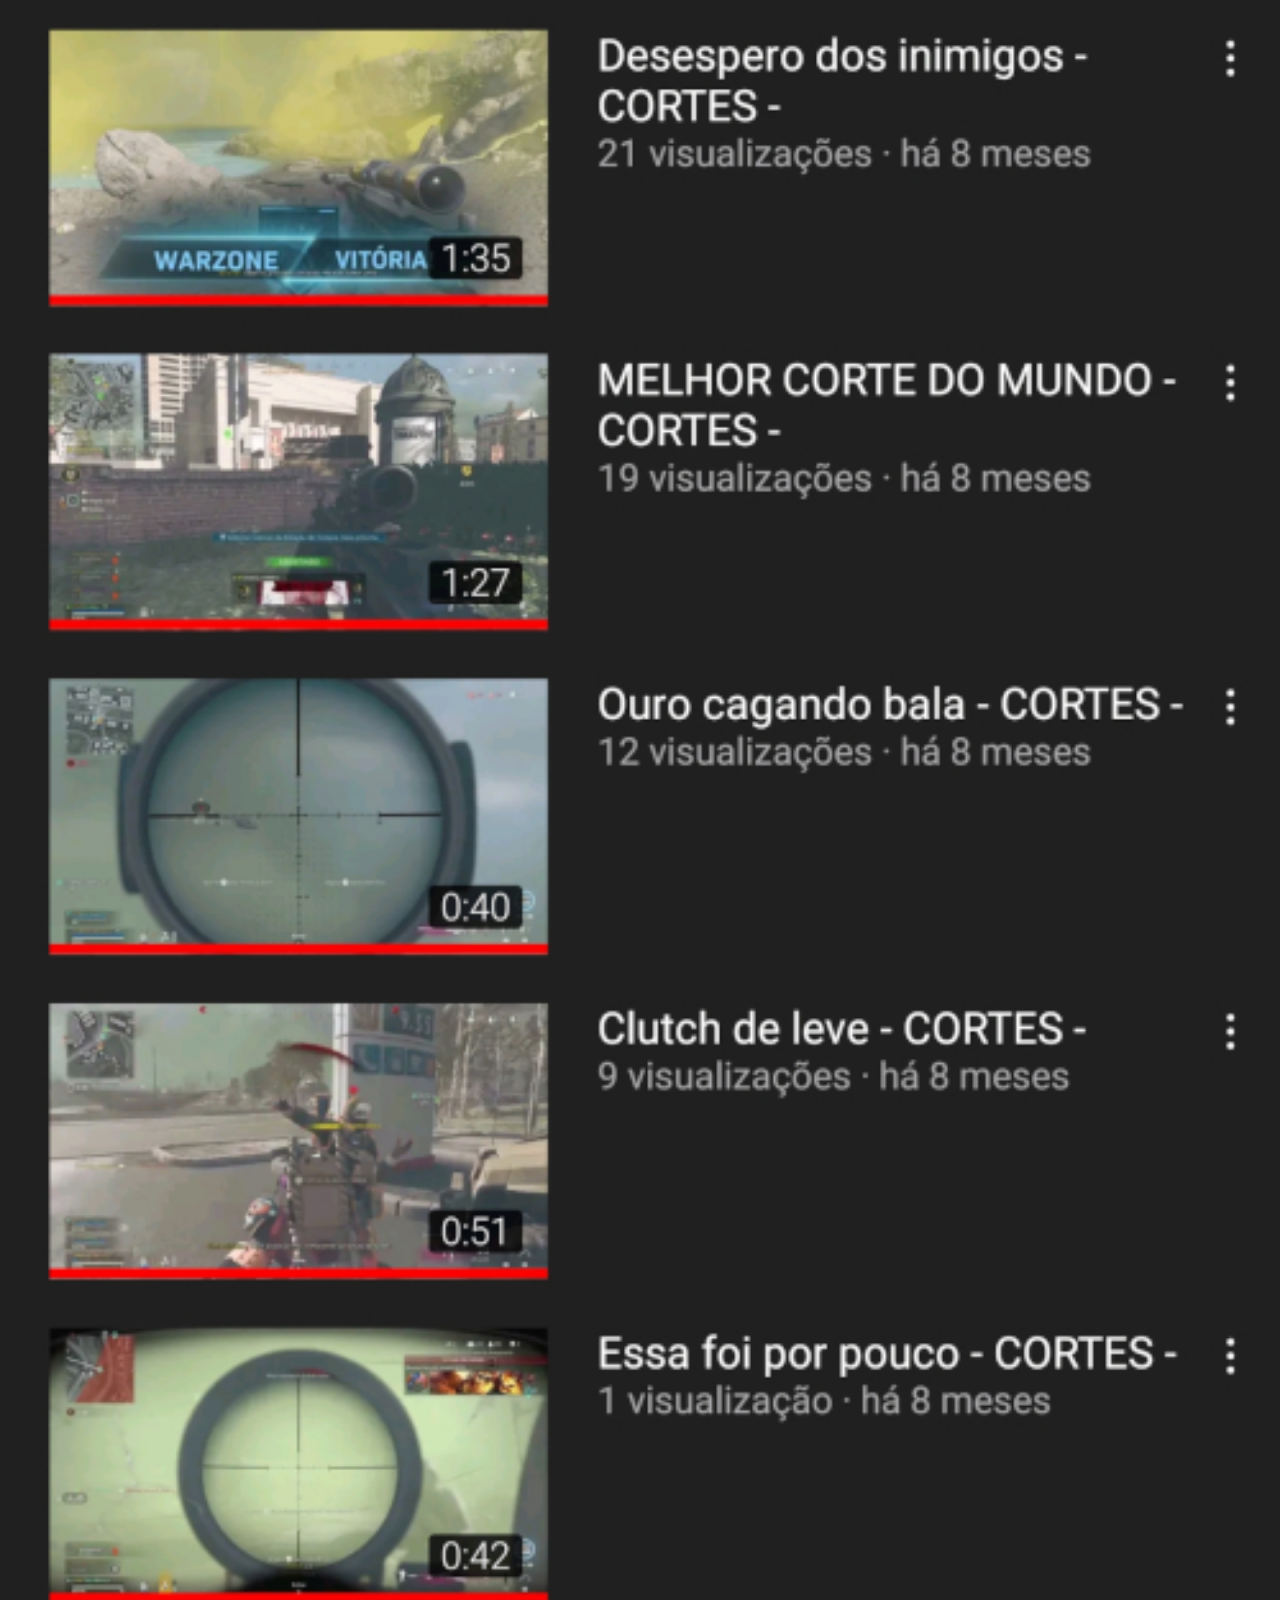
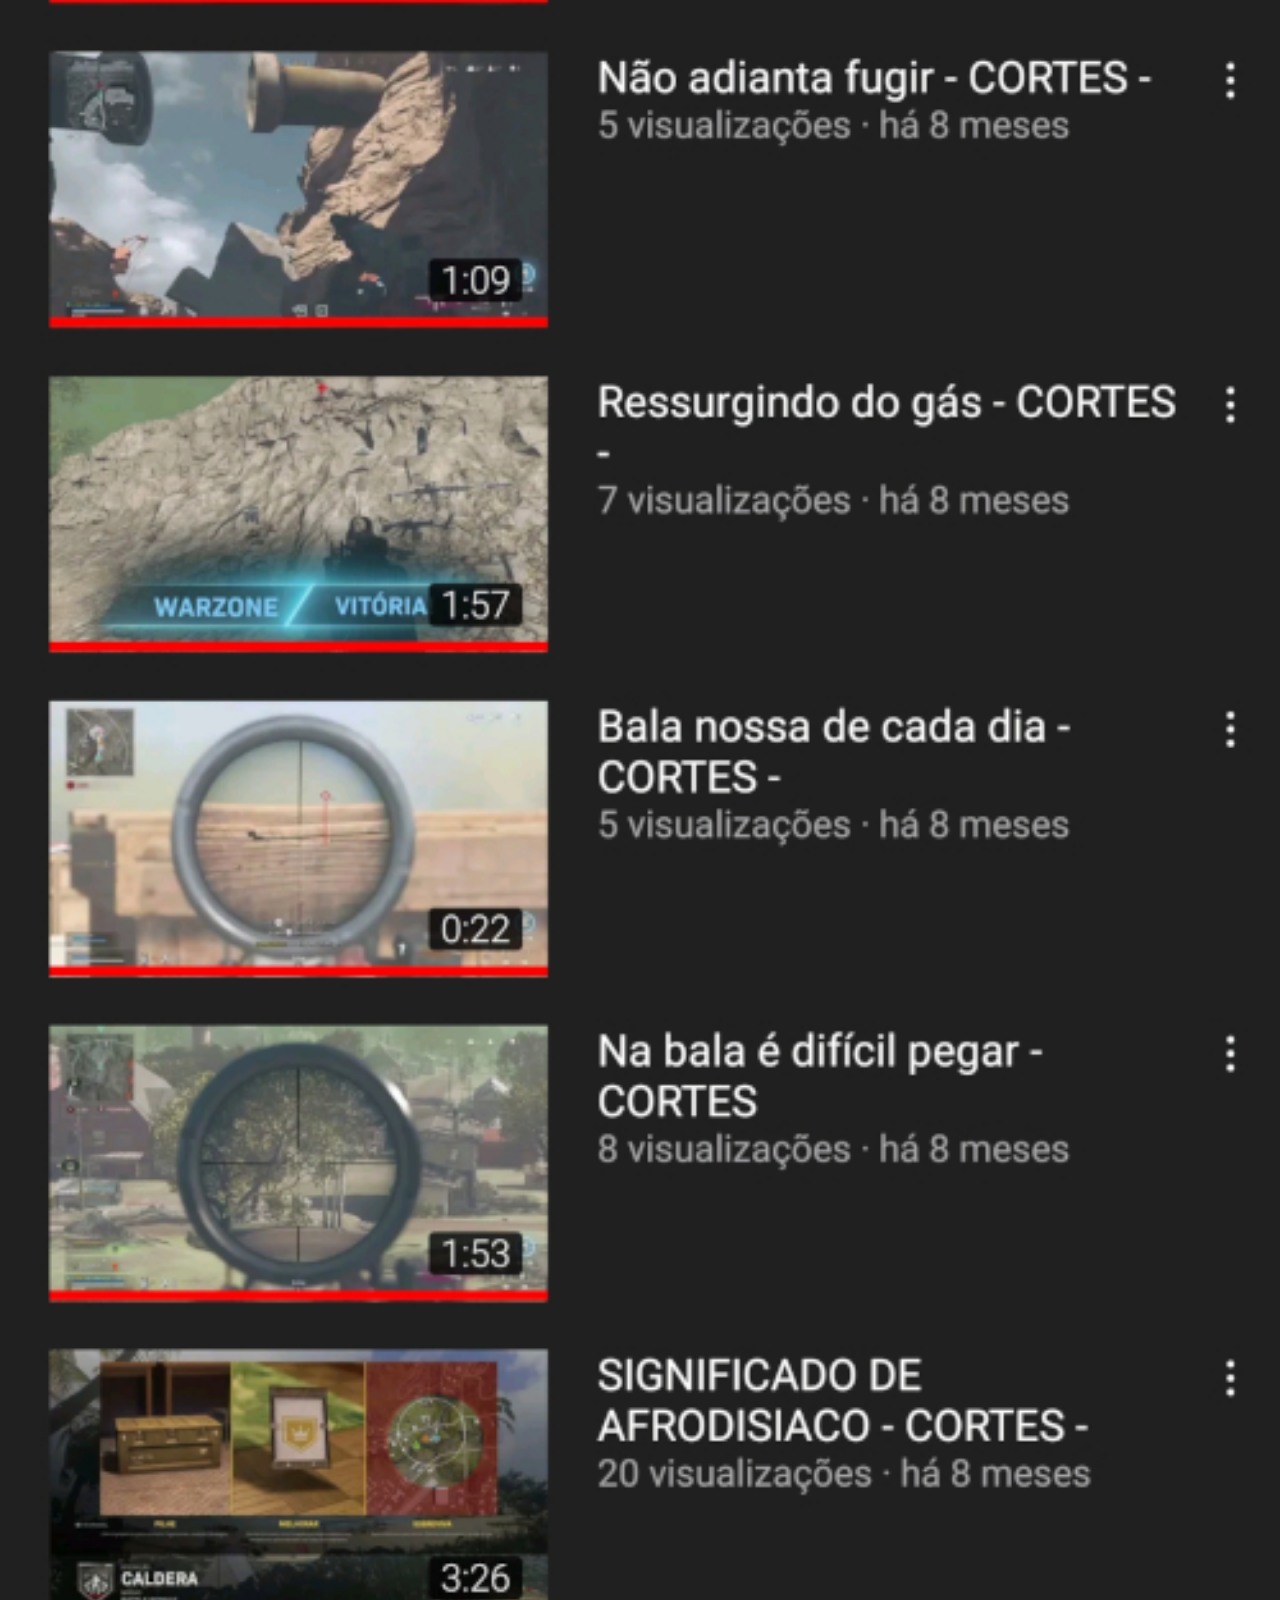
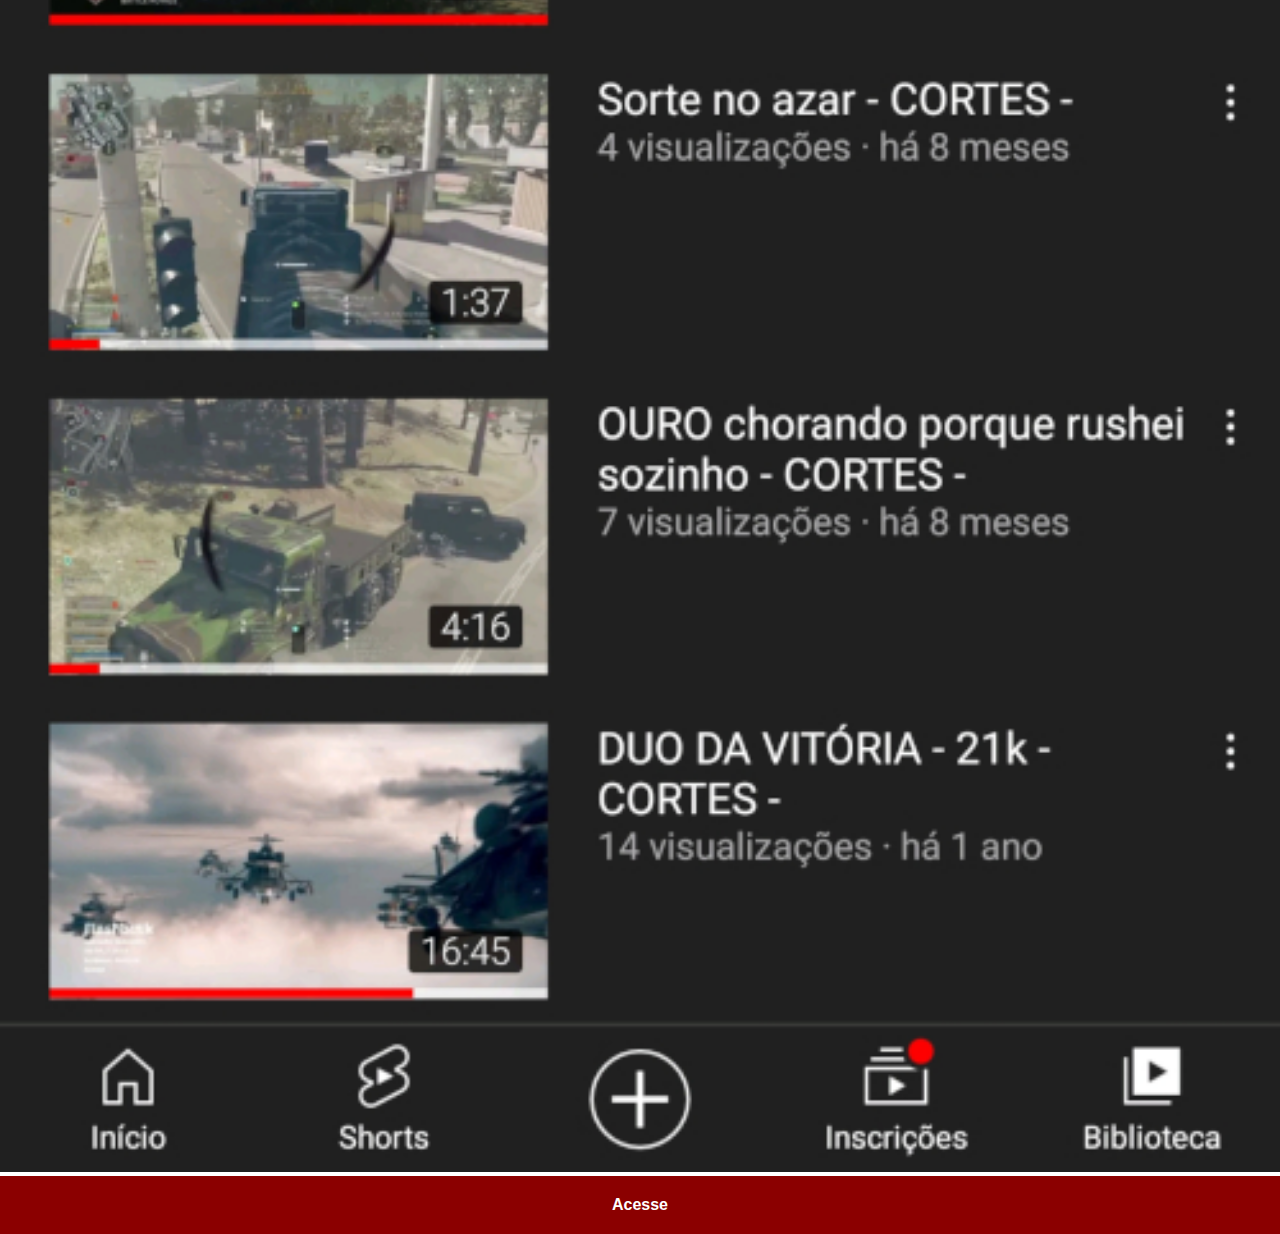
<file: youtube.html>
<!DOCTYPE html>
<html lang="pt-br">
<head>
    <meta charset="UTF-8">
    <meta http-equiv="X-UA-Compatible" content="IE=edge">
    <meta name="viewport" content="width=device-width, initial-scale=1.0">
    <title>Youtube</title>
    <link rel="stylesheet" href="estilos/social.css">
</head>
<body>
    <img src="imagens/YouTube.jpg" alt="YouTube">
    <a href="https://www.youtube.com/channel/UCl27Z_SQ737Tsh1BZbKTUgg" target="_blank">Acesse</a>
</body>
</html>
</file>
<file: estilos/style.css>
@charset "UTF-8";

* {
    margin: 0px;
    padding: 0px;
    font-family: Arial, Helvetica, sans-serif;
}

html, body {
    height: 100vh;
    width: 100vw;
    background-color: black;
}

body {
    background: url('../imagens/fundo-madeira.jpg') no-repeat top center;
    background-size: cover;
    background-attachment: fixed;
}

main {
    height: 100vh;
    position: relative;
}

section#telefone {
    height: 627px;
    width: 311px;
    position: absolute;
    top: 50%;
    left: 45%;
    transform: translate(-50%, -50%);
    background: url('../imagens/frame-iphone.png') no-repeat;
}

iframe#tela {
    position: relative;
    top: 80px;
    left: 22px;
    width: 267px;
    height: 471px;
}

section#redes img {
    width: 50px;
    margin: 10px;
    border-radius: 50%;
    box-shadow: 2px 2px 5px black;
    box-sizing: border-box;
    
}

section#redes {
    text-align: right;
}

section#redes img:hover {
    border: 2px solid rgba(255, 255, 255, 0.685);
    transform: translate(-3px, -3px);
    box-shadow: 5px 5px 10px black;
    transition: transform .3s;
}
</file>
<file: estilos/social.css>
@charset "UTF-8";

*{
    margin: 0px;
    padding: 0px;
    font-family: Arial, Helvetica, sans-serif;
}

::-webkit-scrollbar {
    width: 0px;
    height: 0px;
}

img {
    width: 100vw;
}

a {
    display: block;
    background-color: darkred;
    color: white;
    padding: 20px;
    text-align: center;
    font-weight: bold;
    text-decoration: none;
}

a:hover {
    background-color: red;
}
</file>
